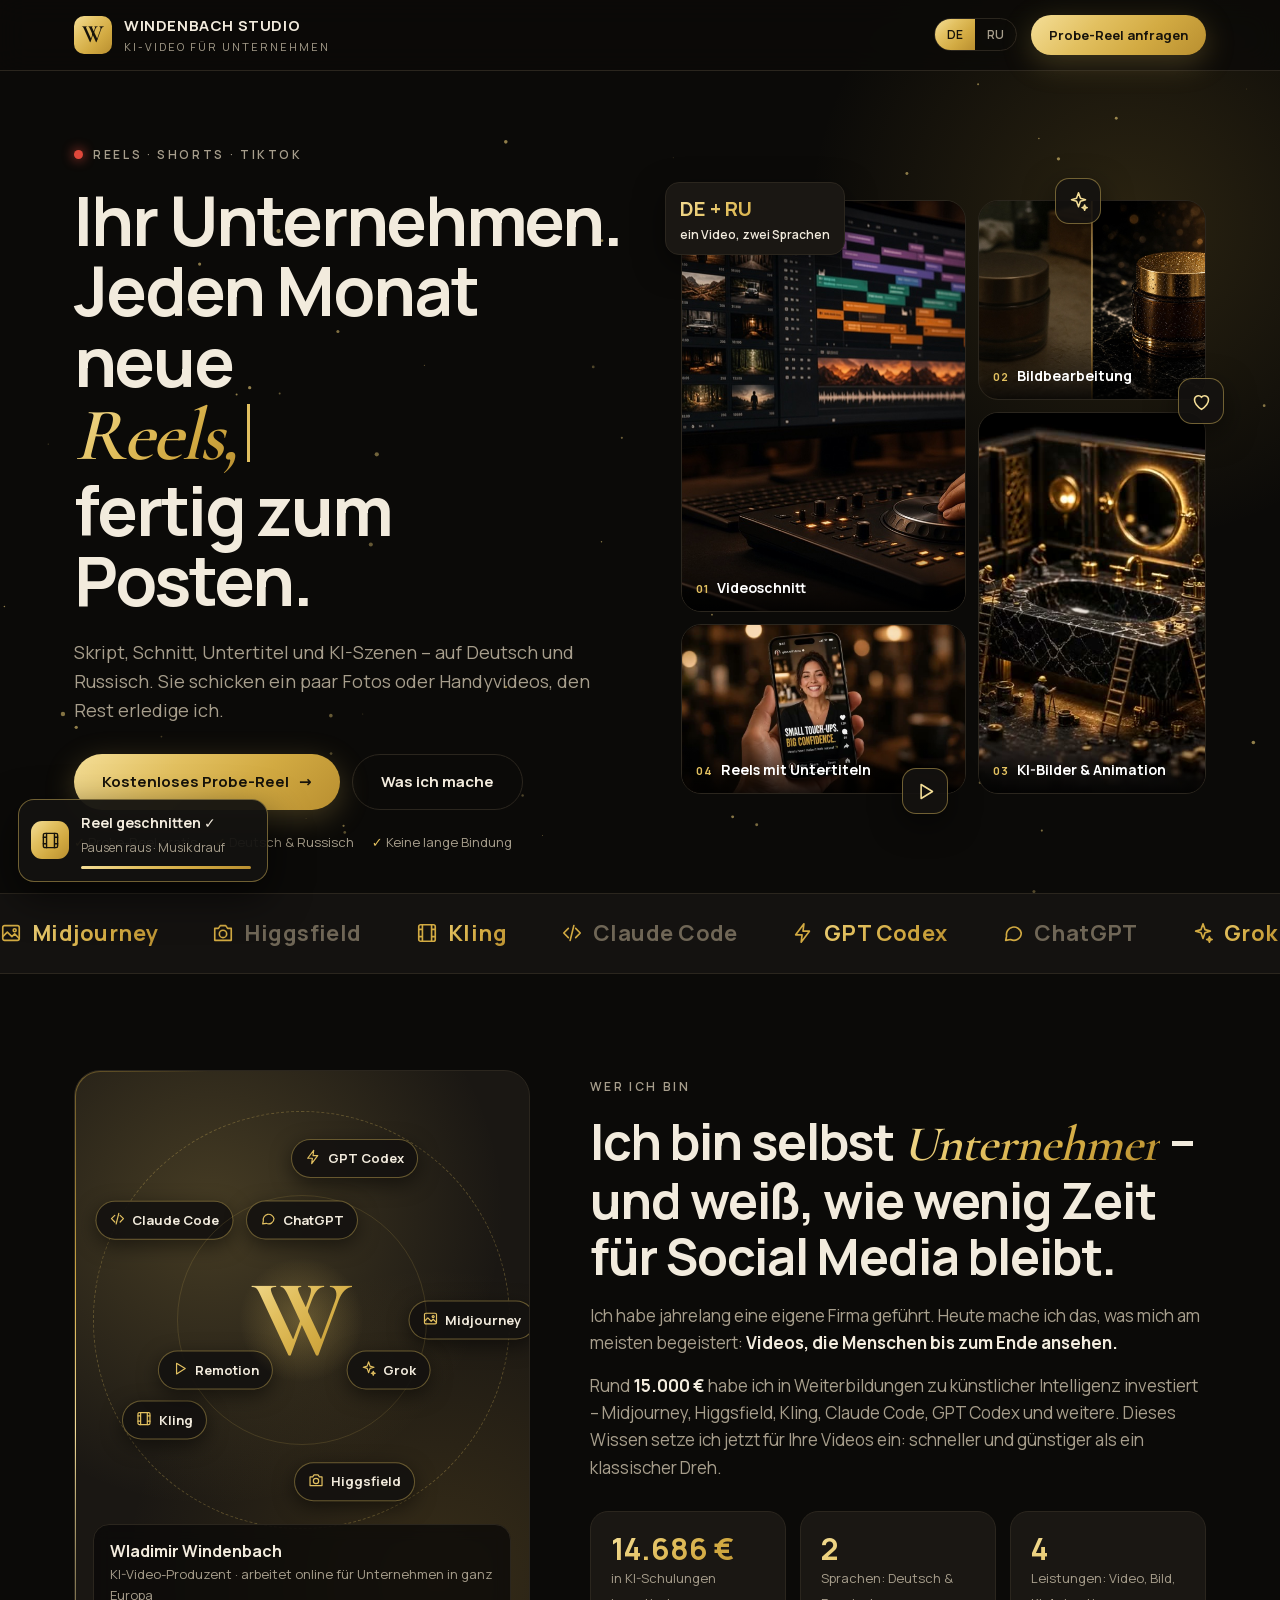
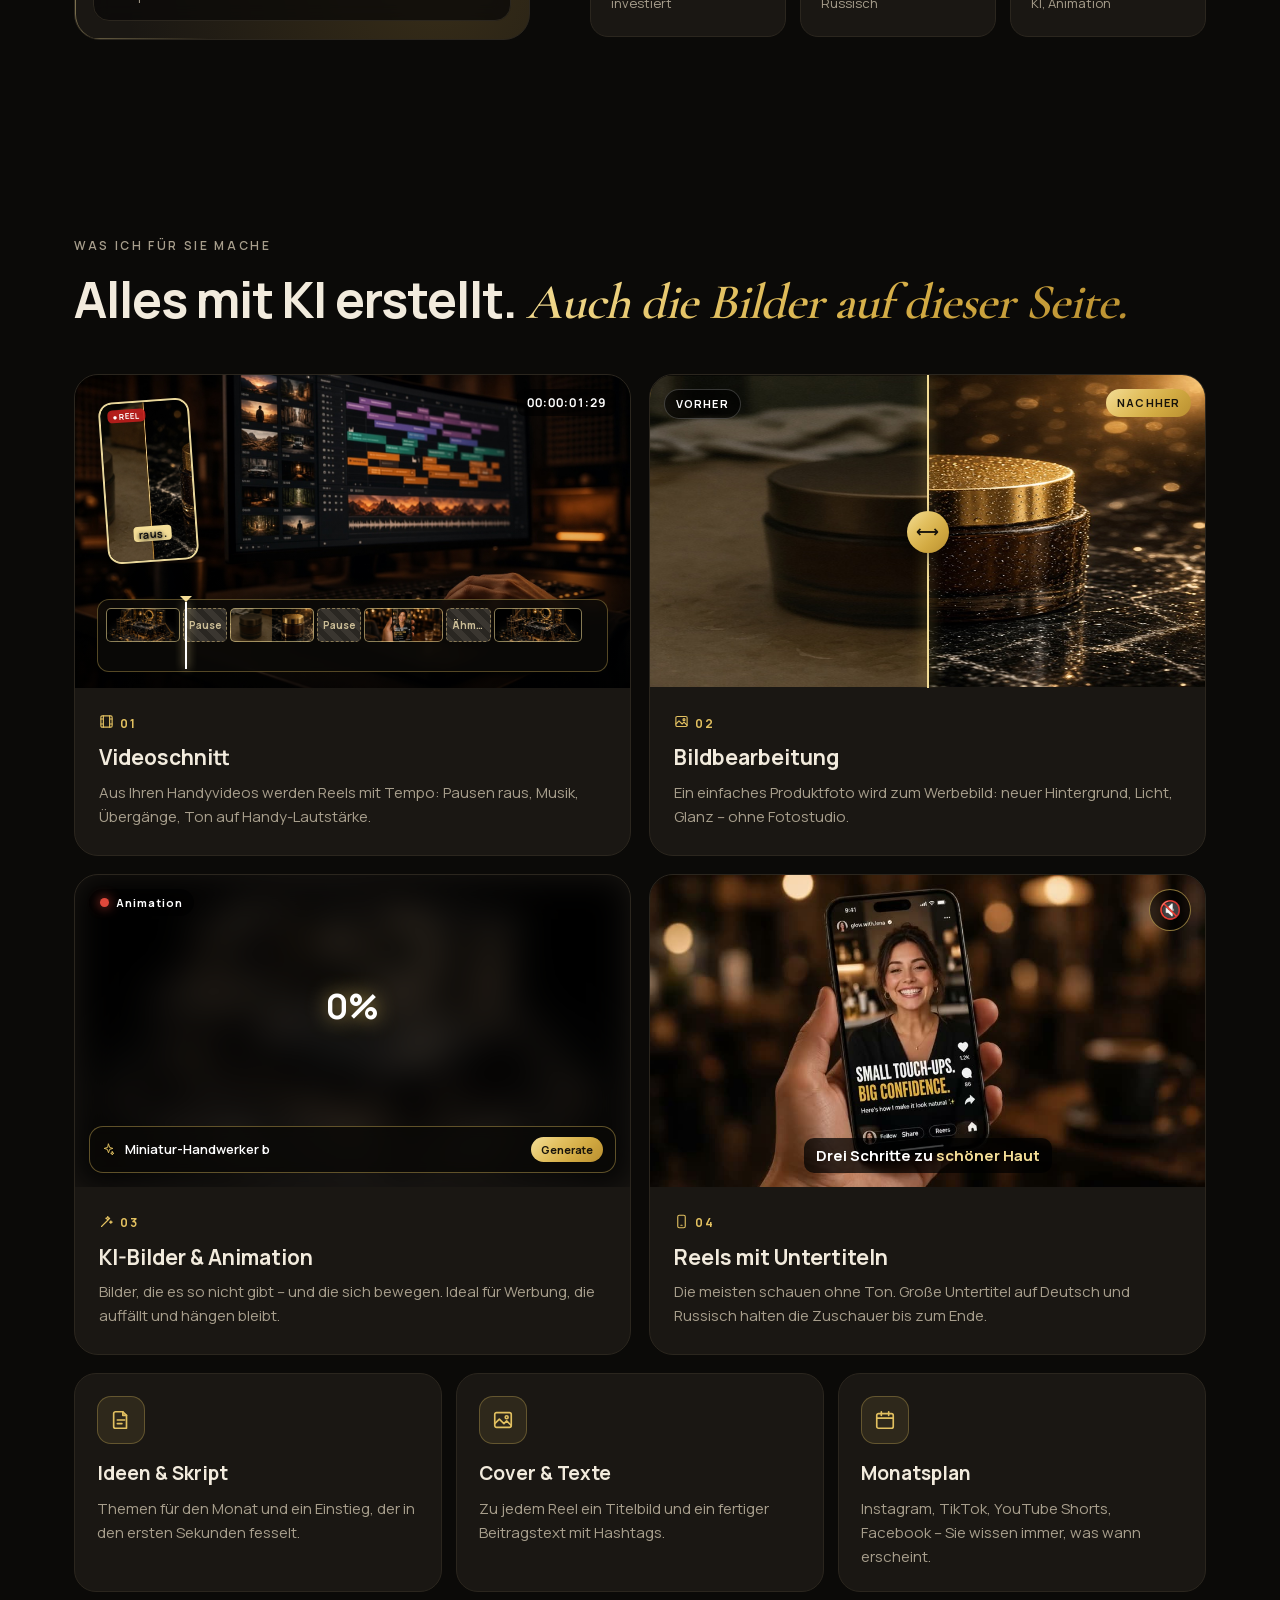
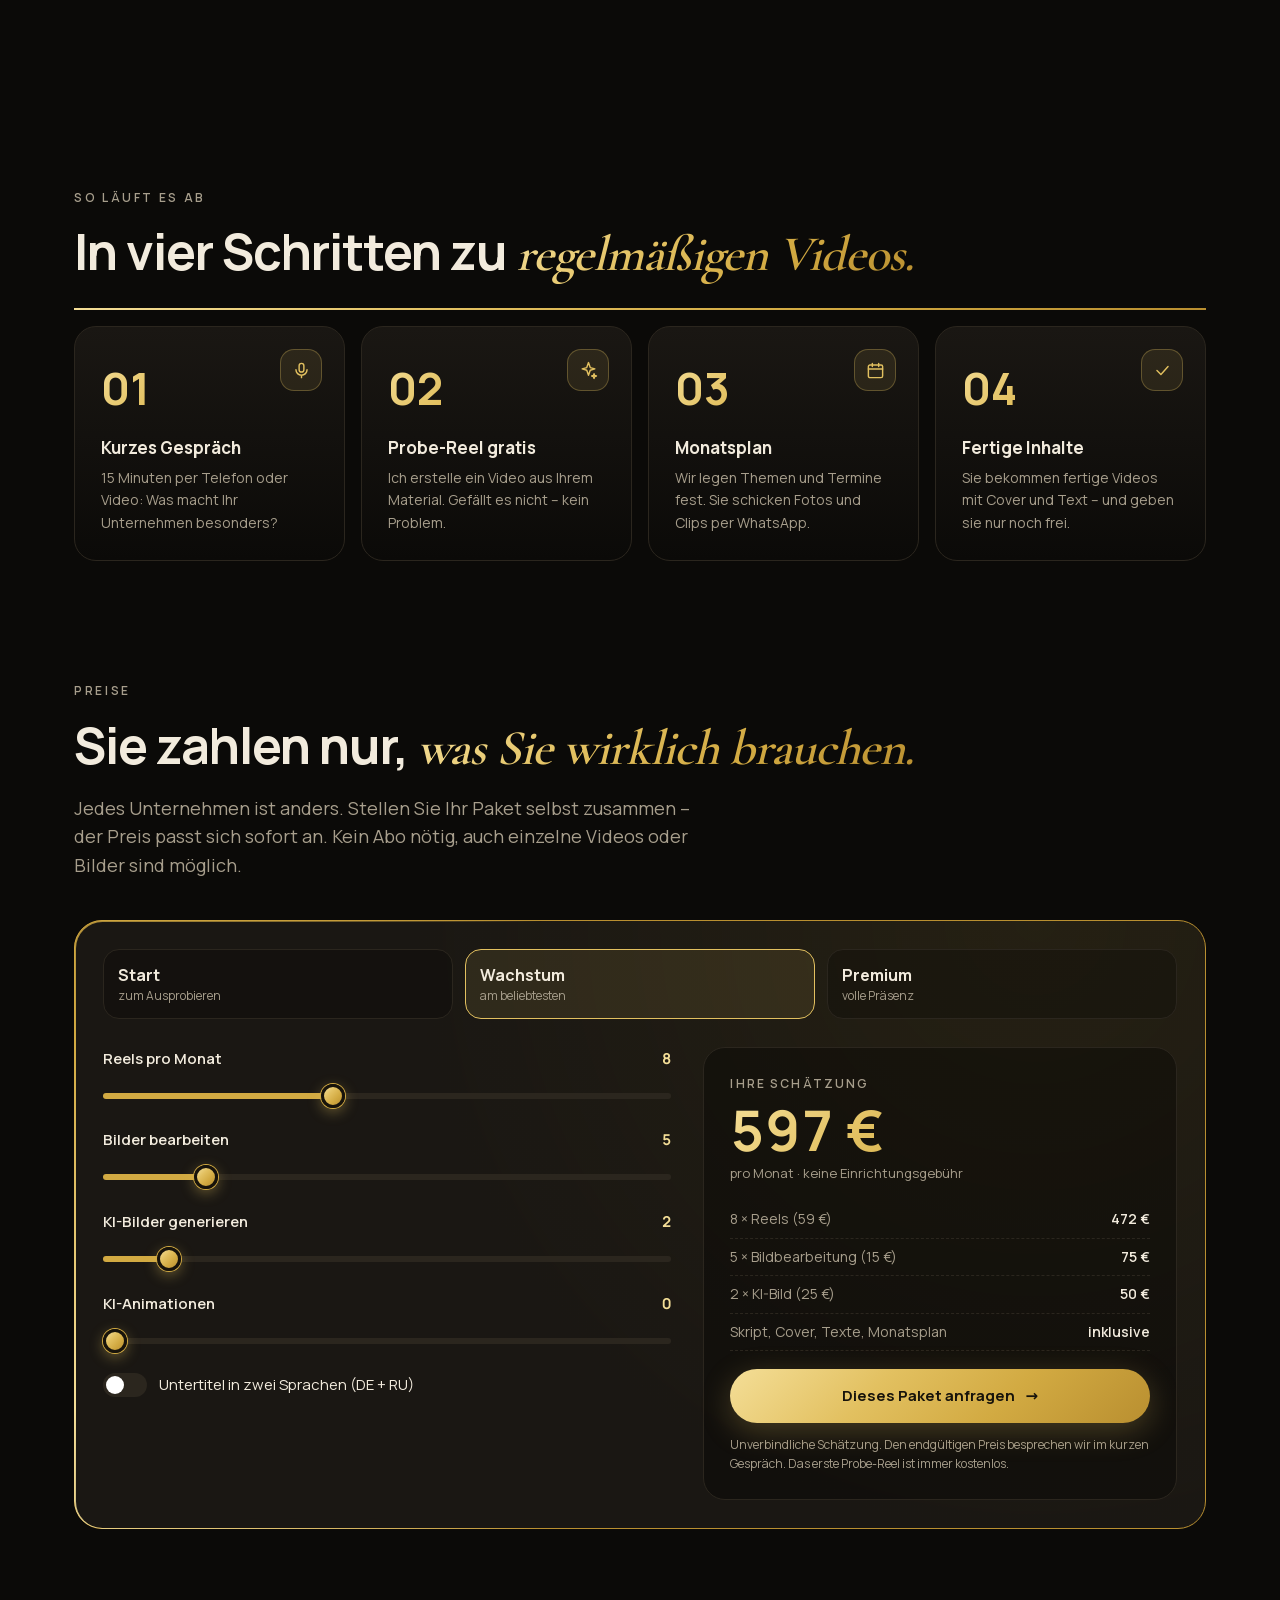
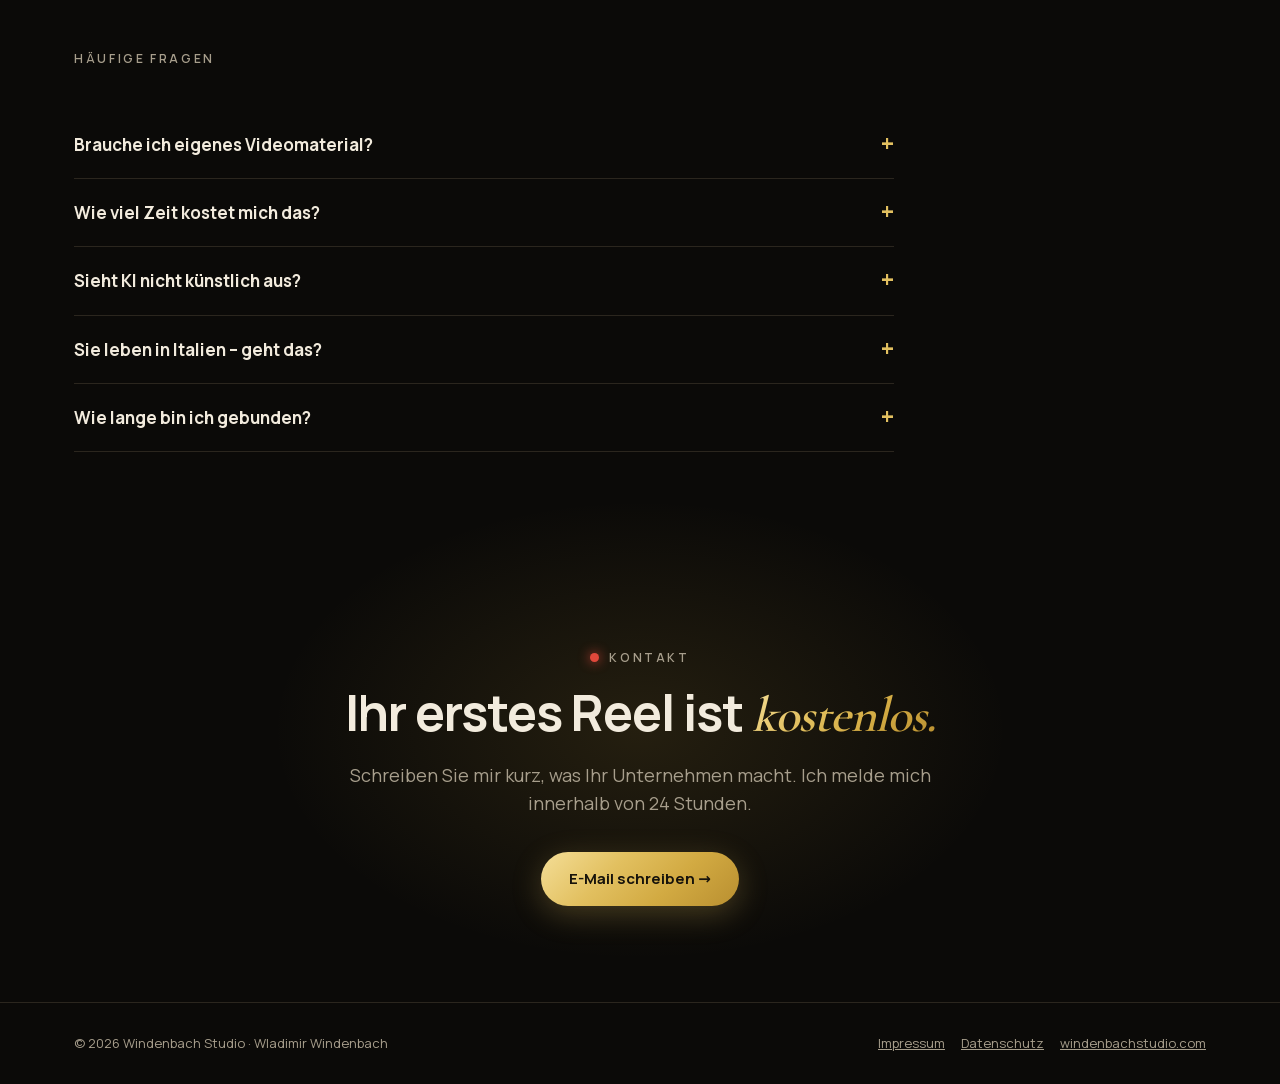
<file: index.html>
<!doctype html>
<html lang="de">
<head>
<meta charset="utf-8">
<meta name="viewport" content="width=device-width, initial-scale=1">
<title>Windenbach Studio – Reels für Unternehmen</title>
<meta name="description" content="Fertige Reels für Ihr Unternehmen: Skript, Schnitt, Untertitel und KI-Szenen auf Deutsch und Russisch. Reels, Bilder und KI-Animationen – Preis nach Bedarf. Probe-Reel kostenlos.">
<link rel="icon" href="img/favicon-32.png">
<link rel="apple-touch-icon" href="img/apple-touch-icon.png">
<link rel="stylesheet" href="fonts/fonts.css">
<style>
:root{
  --bg:#0B0A08; --bg2:#141210; --card:#1A1713; --line:#2B261E;
  --text:#F2EBDD; --muted:#A79E8C;
  --g1:#F4DE97; --g2:#E2C060; --g3:#D2AA42; --g4:#B98F30;
  --gold:linear-gradient(135deg,var(--g1),var(--g2) 35%,var(--g3) 65%,var(--g4));
  --rec:#E0483B;
}
*{box-sizing:border-box;margin:0;padding:0}
html{scroll-behavior:smooth;overflow-x:clip}
.hero,.contact{overflow-x:clip}
body{background:var(--bg);color:var(--text);font-family:'Manrope',system-ui,sans-serif;line-height:1.6;-webkit-font-smoothing:antialiased;overflow-x:hidden}
html[lang=de] [data-l=ru], html[lang=ru] [data-l=de]{display:none!important}
a{color:inherit}
.wrap{max-width:1180px;margin:0 auto;padding:0 24px}
.serif{font-family:'Cormorant Garamond',serif;font-style:italic;font-weight:600}
.gold{background:var(--gold);-webkit-background-clip:text;background-clip:text;color:transparent}
.btn{display:inline-flex;align-items:center;gap:10px;padding:15px 28px;border-radius:999px;font-weight:700;text-decoration:none;font-size:15px;transition:transform .2s, box-shadow .2s;cursor:pointer;border:0}
.btn-gold{background:var(--gold);color:#17130B;box-shadow:0 8px 30px rgba(226,192,96,.25)}
.btn-gold:hover{transform:translateY(-2px);box-shadow:0 12px 40px rgba(226,192,96,.4)}
.btn-ghost{border:1px solid var(--line);color:var(--text)}
.btn-ghost:hover{border-color:var(--g3)}
.eyebrow{display:inline-flex;align-items:center;gap:10px;font-size:12px;letter-spacing:.22em;text-transform:uppercase;color:var(--muted);font-weight:600}
.rec{width:9px;height:9px;border-radius:50%;background:var(--rec);box-shadow:0 0 12px var(--rec);animation:blink 1.4s infinite}
@keyframes blink{50%{opacity:.25}}
h2{font-size:clamp(30px,4.4vw,50px);line-height:1.12;font-weight:700;letter-spacing:-.02em;margin:14px 0 18px}
section{padding:96px 0}
.lead{color:var(--muted);font-size:18px;max-width:640px}

/* header */
header{position:sticky;top:0;z-index:50;background:rgba(11,10,8,.82);backdrop-filter:blur(14px);border-bottom:1px solid var(--line)}
header .wrap{display:flex;align-items:center;justify-content:space-between;height:70px;gap:16px}
.brand{display:flex;align-items:center;gap:12px;text-decoration:none}
.brand-mark{width:38px;height:38px;border-radius:10px;background:var(--gold);display:grid;place-items:center;color:#17130B;font-family:'Cormorant Garamond',serif;font-weight:700;font-size:24px}
.brand b{display:block;font-size:15px;letter-spacing:.04em}
.brand small{display:block;font-size:11px;color:var(--muted);letter-spacing:.18em;text-transform:uppercase}
.hd-right{display:flex;align-items:center;gap:14px}
.lang{display:flex;border:1px solid var(--line);border-radius:999px;overflow:hidden}
.lang button{background:none;border:0;color:var(--muted);padding:7px 12px;font:600 12px 'Manrope';cursor:pointer}
.lang button.on{background:var(--gold);color:#17130B}
.hd-cta{padding:10px 18px;font-size:13px}

/* hero */
.hero{padding:70px 0 40px;position:relative}
.hero:before{content:"";position:absolute;inset:-200px -200px auto auto;width:700px;height:700px;background:radial-gradient(circle,rgba(210,170,66,.16),transparent 65%);pointer-events:none}
.hero-grid{display:grid;grid-template-columns:1.05fr 1fr;gap:56px;align-items:center}
.hero h1{font-size:clamp(38px,5.6vw,68px);line-height:1.04;letter-spacing:-.03em;font-weight:700;margin:18px 0 22px}
.hero h1 .serif{font-size:1.1em}
.hero p{color:var(--muted);font-size:18px;max-width:540px;margin-bottom:30px}
.hero-btns{display:flex;gap:12px;flex-wrap:wrap}
.hero-note{margin-top:22px;font-size:13px;color:var(--muted);display:flex;gap:18px;flex-wrap:wrap}
.hero-note span:before{content:"✓ ";color:var(--g2);font-weight:700}
.phones{position:relative;height:560px}
.phone{position:absolute;width:230px;aspect-ratio:9/19.5;border-radius:34px;padding:8px;background:#000;border:1px solid #3a3328;box-shadow:0 30px 80px rgba(0,0,0,.7),0 0 0 1px rgba(226,192,96,.12)}
.phone video{width:100%;height:100%;object-fit:cover;border-radius:27px;display:block;background:#111}
.phone:after{content:"";position:absolute;top:16px;left:50%;transform:translateX(-50%);width:62px;height:18px;border-radius:12px;background:#000}
.ph1{left:0;top:70px;transform:rotate(-7deg);animation:float 7s ease-in-out infinite}
.ph2{left:50%;margin-left:-115px;top:0;z-index:2;animation:float 6s ease-in-out infinite .6s}
.ph3{right:0;top:80px;transform:rotate(7deg);animation:float 8s ease-in-out infinite 1.2s}
@keyframes float{50%{translate:0 -12px}}
.mosaic{position:relative;display:grid;grid-template-columns:1.25fr 1fr;grid-template-rows:200px 200px 170px;gap:12px}
.tile{position:relative;border-radius:20px;overflow:hidden;border:1px solid var(--line);display:block;text-decoration:none;background:#000}
.tile img{width:100%;height:100%;object-fit:cover;display:block;transition:transform 1.2s ease;animation:kb 14s ease-in-out infinite alternate}
.tile:hover img{transform:scale(1.06)}
.tile span{position:absolute;left:0;right:0;bottom:0;padding:26px 14px 12px;background:linear-gradient(transparent,rgba(0,0,0,.85));display:flex;align-items:baseline;gap:8px}
.tile i{font-style:normal;font-size:11px;font-weight:700;color:var(--g2);letter-spacing:.1em}
.tile b{font-size:14px;color:#fff}
.t1{grid-column:1;grid-row:1/3}.t2{grid-column:2;grid-row:1}.t3{grid-column:2;grid-row:2/4}.t4{grid-column:1;grid-row:3}
.t2 img{animation-delay:-4s}.t3 img{animation-delay:-8s}.t4 img{animation-delay:-2s;object-position:60% 40%}
@keyframes kb{from{scale:1}to{scale:1.07}}
.mosaic .tag1{left:-16px;top:-18px;bottom:auto}
.tag{position:absolute;z-index:3;background:var(--card);border:1px solid var(--line);border-radius:14px;padding:10px 14px;font-size:12px;font-weight:600;box-shadow:0 10px 30px rgba(0,0,0,.5)}
.tag b{display:block;font-size:20px}
.tag1{left:-10px;bottom:40px}
.tag2{right:-6px;top:20px}

/* marquee */
.marquee{border-top:1px solid var(--line);border-bottom:1px solid var(--line);overflow:hidden;padding:22px 0;background:var(--bg2)}
.track{display:flex;gap:54px;width:max-content;animation:run 32s linear infinite}
.track span{font-size:22px;font-weight:700;color:#6f6656;white-space:nowrap;letter-spacing:.02em}
.track span.g{color:transparent;background:var(--gold);-webkit-background-clip:text;background-clip:text}
@keyframes run{to{transform:translateX(-50%)}}

/* about */
.about-grid{display:grid;grid-template-columns:.85fr 1.15fr;gap:60px;align-items:center}
.about-photo{position:relative;border-radius:26px;overflow:hidden;aspect-ratio:4/5;border:1px solid var(--line)}
.about-photo img{width:100%;height:100%;object-fit:cover;display:block}
.about-photo .badge{position:absolute;left:18px;bottom:18px;right:18px;background:rgba(11,10,8,.78);backdrop-filter:blur(8px);border:1px solid var(--line);border-radius:16px;padding:14px 16px;font-size:13px;color:var(--muted)}
.about-photo .badge b{color:var(--text);font-size:16px;display:block}
.about-card{background:radial-gradient(circle at 30% 25%,rgba(226,192,96,.22),transparent 55%),radial-gradient(circle at 80% 90%,rgba(185,143,48,.18),transparent 50%),var(--card);display:flex;flex-direction:column;align-items:center;justify-content:center;gap:26px;padding:30px 30px 110px}
.big-w{font-family:'Cormorant Garamond',serif;font-weight:700;font-size:170px;line-height:1;background:var(--gold);-webkit-background-clip:text;background-clip:text;color:transparent;filter:drop-shadow(0 10px 40px rgba(226,192,96,.3))}
.tool-cloud{display:flex;flex-wrap:wrap;justify-content:center;gap:8px;max-width:340px}
.tool-cloud i{font-style:normal;font-size:13px;font-weight:600;padding:6px 12px;border-radius:999px;border:1px solid rgba(226,192,96,.3);color:var(--text);background:rgba(0,0,0,.25)}
.about p{color:var(--muted);font-size:17px;margin-bottom:16px}
.about p strong{color:var(--text)}
.stats{display:grid;grid-template-columns:repeat(3,1fr);gap:14px;margin-top:30px}
.stat{background:var(--card);border:1px solid var(--line);border-radius:18px;padding:20px}
.stat b{display:block;font-size:30px;font-weight:700;line-height:1.1}
.stat span{font-size:13px;color:var(--muted)}
.tools{display:flex;flex-wrap:wrap;gap:8px;margin-top:22px}
.tools i{font-style:normal;font-size:13px;border:1px solid var(--line);border-radius:999px;padding:6px 13px;color:var(--text)}

/* services */
.cards{display:grid;grid-template-columns:repeat(3,1fr);gap:16px;margin-top:44px}
.card{background:var(--card);border:1px solid var(--line);border-radius:22px;padding:28px;transition:border-color .25s, transform .25s}
.card:hover{border-color:var(--g4);transform:translateY(-4px)}
.ico{width:46px;height:46px;border-radius:13px;display:grid;place-items:center;background:rgba(226,192,96,.1);border:1px solid rgba(226,192,96,.25);margin-bottom:18px}
.ico svg{width:22px;height:22px;stroke:var(--g2);fill:none;stroke-width:1.8;stroke-linecap:round;stroke-linejoin:round}
.card h3{font-size:19px;margin-bottom:8px}
.card p{color:var(--muted);font-size:15px}

/* work */
.work{background:var(--bg2);border-top:1px solid var(--line);border-bottom:1px solid var(--line)}
.reels{display:grid;grid-template-columns:repeat(3,1fr);gap:22px;margin-top:44px}
.reel{background:var(--card);border:1px solid var(--line);border-radius:24px;padding:12px;}
.reel .vid{position:relative;border-radius:16px;overflow:hidden;aspect-ratio:9/16;background:#000;cursor:pointer}
.reel video{width:100%;height:100%;object-fit:cover;display:block}
.reel .snd{position:absolute;right:12px;bottom:12px;background:rgba(0,0,0,.6);border:1px solid rgba(255,255,255,.2);color:#fff;border-radius:999px;padding:7px 12px;font:600 12px 'Manrope'}
.reel h4{font-size:16px;margin:14px 6px 4px}
.reel p{font-size:13px;color:var(--muted);margin:0 6px 6px}

/* steps */
.steps{display:grid;grid-template-columns:repeat(4,1fr);gap:16px;margin-top:44px;counter-reset:s}
.step{position:relative;padding:26px;border-radius:22px;border:1px solid var(--line);background:linear-gradient(180deg,var(--card),transparent)}
.step:before{counter-increment:s;content:"0" counter(s);font-size:44px;font-weight:700;display:block;margin-bottom:10px;background:var(--gold);-webkit-background-clip:text;background-clip:text;color:transparent}
.step h3{font-size:17px;margin-bottom:6px}
.step p{font-size:14px;color:var(--muted)}

/* pricing */
.prices{display:grid;grid-template-columns:repeat(3,1fr);gap:16px;margin-top:44px;align-items:stretch}
.price{border:1px solid var(--line);border-radius:24px;padding:32px;background:var(--card);display:flex;flex-direction:column}
.price.main{border-color:var(--g3);background:radial-gradient(circle at 50% 0,rgba(226,192,96,.14),var(--card) 60%);position:relative}
.price.main .pop{position:absolute;top:-13px;left:32px;background:var(--gold);color:#17130B;font-size:11px;font-weight:700;letter-spacing:.12em;text-transform:uppercase;padding:5px 12px;border-radius:999px}
.price h3{font-size:18px}
.price .amt{font-size:46px;font-weight:700;margin:12px 0 2px;line-height:1}
.price .per{color:var(--muted);font-size:14px;margin-bottom:20px}
.price ul{list-style:none;margin-bottom:26px;flex:1}
.price li{padding:7px 0 7px 26px;position:relative;font-size:15px;border-bottom:1px dashed var(--line)}
.price li:before{content:"";position:absolute;left:2px;top:14px;width:12px;height:7px;border-left:2px solid var(--g2);border-bottom:2px solid var(--g2);transform:rotate(-45deg)}
.price .btn{justify-content:center}

/* faq */
.faq{max-width:820px;margin-top:40px}
details{border-bottom:1px solid var(--line);padding:20px 0}
summary{cursor:pointer;font-weight:700;font-size:17px;list-style:none;display:flex;justify-content:space-between;gap:20px}
summary::-webkit-details-marker{display:none}
summary:after{content:"+";color:var(--g2);font-size:24px;line-height:1;transition:transform .25s}
details[open] summary:after{transform:rotate(45deg)}
details p{color:var(--muted);margin-top:12px}

/* contact */
.contact{text-align:center;position:relative}
.contact:before{content:"";position:absolute;left:50%;top:40%;width:800px;height:500px;transform:translate(-50%,-50%);background:radial-gradient(ellipse,rgba(210,170,66,.13),transparent 65%);pointer-events:none}
.contact .lead{margin:0 auto 34px}
.contact-btns{display:flex;gap:12px;justify-content:center;flex-wrap:wrap}
footer{border-top:1px solid var(--line);padding:30px 0;color:var(--muted);font-size:13px}
footer .wrap{display:flex;justify-content:space-between;gap:16px;flex-wrap:wrap}
footer a{color:var(--muted);margin-left:16px}

/* showcase */
.show{display:grid;grid-template-columns:repeat(2,1fr);gap:18px;margin-top:44px}
.sc{position:relative;border-radius:24px;overflow:hidden;border:1px solid var(--line);background:var(--card)}
.sc .im{aspect-ratio:16/9;overflow:hidden;position:relative}
.sc .im img{width:100%;height:100%;object-fit:cover;display:block;transition:transform 1.2s ease}
.sc:hover .im img{transform:scale(1.05)}
.sc .tx{padding:22px 24px 26px}
.sc .tx i{font-style:normal;font-size:12px;font-weight:700;letter-spacing:.14em;color:var(--g2)}
.sc h3{font-size:21px;margin:6px 0 6px}
.sc p{color:var(--muted);font-size:15px}
.ba{position:absolute;top:14px;padding:5px 11px;border-radius:999px;font-size:11px;font-weight:700;letter-spacing:.1em;text-transform:uppercase;background:rgba(0,0,0,.6);border:1px solid rgba(255,255,255,.2);color:#fff}
.ba.l{left:14px}.ba.r{right:14px;background:var(--gold);color:#17130B;border:0}
.live{position:absolute;left:14px;top:14px;display:flex;align-items:center;gap:7px;padding:5px 11px;border-radius:999px;font-size:11px;font-weight:700;letter-spacing:.1em;background:rgba(0,0,0,.6);color:#fff}
.anim img{animation:drift 9s ease-in-out infinite alternate}
@keyframes drift{0%{transform:scale(1.02) translate(0,0)}100%{transform:scale(1.14) translate(-2%,-2%)}}
.mini{display:grid;grid-template-columns:repeat(3,1fr);gap:14px;margin-top:18px}
.mini .card{padding:22px}
/* === lebendige Effekte === */
#prog{position:fixed;top:0;left:0;height:3px;width:0;background:var(--gold);z-index:60;box-shadow:0 0 12px rgba(226,192,96,.6)}
#dust{position:absolute;inset:0;width:100%;height:100%;pointer-events:none;z-index:0}
.hero .wrap{position:relative;z-index:1}
.rot{display:inline-block;position:relative;min-width:4ch}
.rot .w{display:inline-block;animation:wIn .6s cubic-bezier(.2,.8,.2,1) both}
@keyframes wIn{from{opacity:0;transform:translateY(.5em) rotateX(60deg);filter:blur(6px)}to{opacity:1;transform:none;filter:none}}
.caret{display:inline-block;width:3px;height:.85em;background:var(--g2);margin-left:4px;vertical-align:-.05em;animation:blink 1s steps(2) infinite}
.btn-gold{position:relative;overflow:hidden}
.btn-gold:after{content:"";position:absolute;top:0;left:-60%;width:40%;height:100%;background:linear-gradient(100deg,transparent,rgba(255,255,255,.55),transparent);transform:skewX(-20deg);animation:shine 4.5s ease-in-out infinite}
@keyframes shine{0%,70%{left:-60%}100%{left:130%}}
.tilt{transform-style:preserve-3d;transition:transform .25s ease}

/* Videoschnitt live: Timeline schneidet Pausen raus, Handy zeigt das Reel */
.ed{position:absolute;inset:0;pointer-events:none}
.ed:before{content:"";position:absolute;inset:0;background:linear-gradient(180deg,rgba(0,0,0,0) 45%,rgba(0,0,0,.75))}
.edtl{position:absolute;left:4%;right:4%;bottom:5%;padding:8px;border-radius:12px;background:rgba(12,10,8,.82);border:1px solid rgba(226,192,96,.35);backdrop-filter:blur(4px)}
.edrow{display:flex;gap:3px;height:34px;align-items:stretch}
.edrow.a{height:16px;margin-top:5px;position:relative}
.edrow .c{display:block;flex:0 0 var(--w);border-radius:5px;background-size:cover;background-position:center;border:1px solid rgba(244,222,151,.55);transition:flex-basis .45s ease}
.edrow .p{display:flex;align-items:center;justify-content:center;flex:0 0 9%;border-radius:5px;background:repeating-linear-gradient(45deg,#3a3630 0 6px,#2a2722 6px 12px);border:1px dashed #8a7a55;overflow:hidden;transition:flex-basis .45s ease,opacity .45s,margin .45s}
.edrow .p em{font:700 10px 'Manrope';font-style:normal;color:#cbbd96;white-space:nowrap}
.edrow .p.cut{flex-basis:0;opacity:0;border-width:0;margin:0 -1.5px}
.wave{position:absolute;inset:0;border-radius:4px;background:repeating-linear-gradient(90deg,var(--g2) 0 2px,transparent 2px 5px);-webkit-mask:linear-gradient(0deg,#000,#000);clip-path:inset(0 100% 0 0);transition:clip-path 1.6s ease;opacity:.9}
.ed.music .wave{clip-path:inset(0 0 0 0);animation:wv .5s ease-in-out infinite alternate}
@keyframes wv{from{transform:scaleY(.55)}to{transform:scaleY(1)}}
.mus{position:absolute;right:4px;top:50%;transform:translateY(-50%) scale(.6);font:700 10px 'Manrope';font-style:normal;color:#111;background:var(--g1);padding:1px 7px;border-radius:9px;opacity:0;transition:.4s}
.ed.music .mus{opacity:1;transform:translateY(-50%) scale(1)}
.edhead{position:absolute;top:2px;bottom:2px;left:8px;width:2px;background:#fff;box-shadow:0 0 10px var(--g1)}
.edhead:before{content:"";position:absolute;top:-6px;left:-5px;border:6px solid transparent;border-top-color:var(--g1)}
.edcut{position:absolute;left:50%;top:38%;transform:translate(-50%,-50%) scale(.4);font:800 15px 'Manrope';color:#111;background:linear-gradient(135deg,#F4DE97,#D2AA42);padding:9px 16px;border-radius:30px;box-shadow:0 10px 30px rgba(0,0,0,.5);opacity:0;white-space:nowrap}
.edcut.pop{animation:cutpop 1.1s cubic-bezier(.2,1.6,.4,1) forwards}
@keyframes cutpop{0%{opacity:0;transform:translate(-50%,-50%) scale(.4)}25%{opacity:1;transform:translate(-50%,-50%) scale(1.08)}75%{opacity:1;transform:translate(-50%,-60%) scale(1)}100%{opacity:0;transform:translate(-50%,-90%) scale(.95)}}
.edph{position:absolute;left:5%;top:8%;height:52%;aspect-ratio:9/16;border-radius:14px;border:2px solid #e9d79b;background:#000;overflow:hidden;box-shadow:0 14px 40px rgba(0,0,0,.6);transform:rotate(-4deg);animation:phf 4s ease-in-out infinite alternate}
@keyframes phf{to{transform:rotate(-1deg) translateY(-6px)}}
.edscr img{position:absolute;inset:0;width:100%;height:100%;object-fit:cover;opacity:0;transform:scale(1.15);transition:opacity .25s,transform 2.5s ease}
.edscr img.on{opacity:1;transform:scale(1)}
.edsub{position:absolute;left:6%;right:6%;bottom:12%;text-align:center;font:800 11px/1.2 'Manrope';color:#fff;text-shadow:0 1px 4px #000}
.edsub span{background:var(--g1);color:#111;padding:1px 5px;border-radius:4px;display:inline-block;animation:subp .35s cubic-bezier(.2,1.6,.4,1)}
@keyframes subp{from{transform:scale(.3)}}
.edrec{position:absolute;top:6px;left:7px;font:800 8px 'Manrope';color:#fff;background:rgba(200,30,30,.85);padding:1px 5px;border-radius:5px;animation:blink 1s steps(2) infinite}
@keyframes blink{50%{opacity:.45}}
@media (max-width:560px){.edrow{height:26px}.edrow .p em{font-size:8px}.edph{height:46%}.edcut{font-size:12px;padding:7px 12px}}
/* Videoschnitt: laufende Abspielmarke + Zeitcode */
.playhead{position:absolute;top:0;bottom:0;width:2px;background:var(--g1);box-shadow:0 0 14px var(--g2);left:8%;animation:ph 6s linear infinite}
.playhead:before{content:"";position:absolute;top:-1px;left:-6px;border:7px solid transparent;border-top-color:var(--g1)}
@keyframes ph{from{left:6%}to{left:94%}}
.tc{position:absolute;right:14px;top:14px;font:700 12px 'Manrope';letter-spacing:.08em;background:rgba(0,0,0,.65);color:#fff;padding:5px 10px;border-radius:8px;font-variant-numeric:tabular-nums}
/* Vorher/Nachher-Schieber */
.bas{position:relative;aspect-ratio:16/9;overflow:hidden;cursor:ew-resize;user-select:none;touch-action:pan-y}
.bas .half{position:absolute;inset:0;background-image:url(gen/bild.jpg);background-size:200% 100%;background-repeat:no-repeat}
.bas .after{background-position:100% 0}
.bas .before{background-position:0 0;clip-path:inset(0 calc(100% - var(--x,50%)) 0 0)}
.bas .knob{position:absolute;top:0;bottom:0;left:var(--x,50%);width:2px;background:var(--g1);transform:translateX(-1px);box-shadow:0 0 14px var(--g2)}
.bas .knob:after{content:"⟷";position:absolute;top:50%;left:50%;transform:translate(-50%,-50%);width:42px;height:42px;border-radius:50%;background:var(--gold);color:#17130B;display:grid;place-items:center;font-weight:700;box-shadow:0 6px 20px rgba(0,0,0,.5)}
.bas.hint .knob{animation:hint 2.4s ease-in-out 2}
@keyframes hint{50%{left:30%}}
/* Reels: Untertitel tippen */
.subs{position:absolute;left:14px;bottom:14px;right:14px;display:flex;justify-content:center}
.subs span{background:rgba(0,0,0,.72);color:#fff;font:800 15px 'Manrope';padding:7px 12px;border-radius:10px;min-height:1.6em}
.subs b{color:var(--g1)}
/* KI-Karte: Funken */
.spark{position:absolute;width:4px;height:4px;border-radius:50%;background:var(--g1);box-shadow:0 0 10px var(--g2);animation:up 3.5s linear infinite;opacity:0}
@keyframes up{0%{opacity:0;transform:translateY(0)}15%{opacity:1}100%{opacity:0;transform:translateY(-140px)}}
/* Schritte: wachsende Linie */
.steps{position:relative}
.steps:before{content:"";position:absolute;left:0;right:0;top:-18px;height:2px;background:var(--line)}
.steps:after{content:"";position:absolute;left:0;top:-18px;height:2px;width:0;background:var(--gold);transition:width 2.2s ease}
.steps.go:after{width:100%}
/* Preisrechner */
.calc{margin-top:40px;border:1px solid var(--g4);border-radius:28px;padding:28px;background:radial-gradient(circle at 85% 0,rgba(226,192,96,.12),var(--card) 55%)}
.presets{display:grid;grid-template-columns:repeat(3,1fr);gap:12px;margin-bottom:28px}
.presets button{background:rgba(0,0,0,.25);border:1px solid var(--line);color:var(--text);border-radius:16px;padding:14px;text-align:left;cursor:pointer;font-family:'Manrope';transition:border-color .2s,transform .2s}
.presets button b{display:block;font-size:16px}
.presets button span{font-size:12px;color:var(--muted)}
.presets button:hover{transform:translateY(-2px)}
.presets button.on{border-color:var(--g2);background:rgba(226,192,96,.1)}
.calc-grid{display:grid;grid-template-columns:1.2fr 1fr;gap:32px}
.sl{display:block;margin-bottom:22px}
.sl-top{display:flex;justify-content:space-between;gap:10px;font-weight:600;font-size:15px;margin-bottom:10px}
.sl-top output{font-weight:700;color:var(--g1);font-variant-numeric:tabular-nums}
input[type=range]{-webkit-appearance:none;appearance:none;width:100%;height:6px;border-radius:6px;background:linear-gradient(90deg,var(--g3) var(--p,0%),var(--line) var(--p,0%));outline:none}
input[type=range]::-webkit-slider-thumb{-webkit-appearance:none;width:24px;height:24px;border-radius:50%;background:var(--gold);border:3px solid #17130B;box-shadow:0 0 0 1px var(--g3),0 4px 14px rgba(226,192,96,.4);cursor:pointer}
input[type=range]::-moz-range-thumb{width:20px;height:20px;border-radius:50%;background:var(--g2);border:3px solid #17130B;cursor:pointer}
.tg{display:flex;align-items:center;gap:12px;cursor:pointer;font-size:15px}
.tg input{display:none}
.tg i{width:44px;height:24px;border-radius:999px;background:var(--line);position:relative;transition:background .2s;flex:none}
.tg i:after{content:"";position:absolute;top:3px;left:3px;width:18px;height:18px;border-radius:50%;background:#fff;transition:transform .2s}
.tg input:checked+i{background:var(--g3)}
.tg input:checked+i:after{transform:translateX(20px)}
.total{background:rgba(0,0,0,.35);border:1px solid var(--line);border-radius:22px;padding:26px;display:flex;flex-direction:column}
.t-lab{font-size:12px;letter-spacing:.18em;text-transform:uppercase;color:var(--muted);font-weight:600}
.t-amt{font-size:56px;font-weight:700;line-height:1.1;margin:6px 0 2px;background:var(--gold);-webkit-background-clip:text;background-clip:text;color:transparent;font-variant-numeric:tabular-nums}
.t-per{font-size:13px;color:var(--muted)}
#lines{list-style:none;margin:18px 0;flex:1;font-size:14px}
#lines li{display:flex;justify-content:space-between;padding:7px 0;border-bottom:1px dashed var(--line);color:var(--muted)}
#lines li b{color:var(--text);font-weight:600}
.total .btn{justify-content:center;margin-bottom:12px}
.total small{font-size:12px;color:var(--muted)}
@media (max-width:960px){.calc-grid{grid-template-columns:1fr}.presets{grid-template-columns:1fr 1fr 1fr}}
@media (max-width:560px){.calc{padding:18px}.presets button{padding:10px}.presets button span{display:none}.t-amt{font-size:44px}}

/* === Energie 2 === */
.rot .w{background:var(--gold);-webkit-background-clip:text;background-clip:text;color:transparent;padding-right:.08em}
svg.ic{width:1em;height:1em;stroke:currentColor;fill:none;stroke-width:1.8;stroke-linecap:round;stroke-linejoin:round;vertical-align:-.12em}
@property --ang{syntax:'<angle>';inherits:false;initial-value:0deg}
.glow{position:relative;isolation:isolate}
.glow:before{content:"";position:absolute;inset:-1px;border-radius:inherit;padding:1.5px;background:conic-gradient(from var(--ang),transparent 0 55%,var(--g1) 70%,var(--g3) 80%,transparent 95%);-webkit-mask:linear-gradient(#000 0 0) content-box,linear-gradient(#000 0 0);-webkit-mask-composite:xor;mask-composite:exclude;animation:ang 5s linear infinite;z-index:2;pointer-events:none}
@keyframes ang{to{--ang:360deg}}
/* Orbit */
.about-card{padding:0!important;justify-content:center}
.orbit{position:relative;width:min(92%,420px);aspect-ratio:1;margin:0 auto 70px}
.orbit .ring{position:absolute;inset:0;border-radius:50%;border:1px dashed rgba(226,192,96,.28);animation:spin 36s linear infinite}
.orbit .r2{inset:20%;animation-duration:24s;animation-direction:reverse;border-style:solid;border-color:rgba(226,192,96,.15)}
.orbit .ring>span{position:absolute;left:50%;top:50%;transform:rotate(var(--a)) translateX(var(--r)) rotate(calc(-1*var(--a)))}
.orbit .ring>span>b{display:flex;align-items:center;gap:7px;transform:translate(-50%,-50%);white-space:nowrap;font-size:13px;font-weight:700;padding:8px 13px;border-radius:999px;background:rgba(20,18,16,.92);border:1px solid rgba(226,192,96,.4);color:var(--text);box-shadow:0 6px 20px rgba(0,0,0,.5);animation:spin 36s linear infinite reverse}
.orbit .r2>span>b{animation-duration:24s;animation-direction:normal}
.orbit .ring>span>b .ic{color:var(--g2);font-size:16px}
.orbit .r1>span{--r:calc(min(36vw,170px))}
.orbit .r2>span{--r:calc(min(21vw,100px))}
.core{position:absolute;inset:35%;border-radius:50%;display:grid;place-items:center;background:radial-gradient(circle,rgba(226,192,96,.3),transparent 70%);animation:pulse 3s ease-in-out infinite}
.core span{font-family:'Cormorant Garamond',serif;font-weight:700;font-size:clamp(70px,11vw,110px);line-height:1;background:var(--gold);-webkit-background-clip:text;background-clip:text;color:transparent}
@keyframes spin{to{rotate:360deg}}
@keyframes pulse{50%{transform:scale(1.08);filter:drop-shadow(0 0 30px rgba(226,192,96,.5))}}
/* Reaktionen steigen auf */
.react{position:absolute;z-index:4;pointer-events:none;color:var(--g1);font-size:22px;filter:drop-shadow(0 0 8px rgba(226,192,96,.7));animation:rise 2.6s ease-out forwards}
.react.h{color:#E0483B;filter:drop-shadow(0 0 8px rgba(224,72,59,.7))}
@keyframes rise{0%{opacity:0;transform:translate(0,0) scale(.4)}15%{opacity:1;transform:translate(0,-20px) scale(1.15)}100%{opacity:0;transform:translate(var(--dx),-170px) scale(.8)}}
/* Icons in Karten und Schritten */
.mini .card .ico,.step .sico{width:48px;height:48px;border-radius:14px;display:grid;place-items:center;background:rgba(226,192,96,.1);border:1px solid rgba(226,192,96,.3);margin-bottom:14px;color:var(--g2);font-size:22px;animation:bob 3.2s ease-in-out infinite}
.mini .card:nth-child(2) .ico{animation-delay:-1s}.mini .card:nth-child(3) .ico{animation-delay:-2s}
@keyframes bob{50%{transform:translateY(-6px) rotate(-4deg);box-shadow:0 10px 24px rgba(226,192,96,.25)}}
.step .sico{position:absolute;top:22px;right:22px;margin:0;width:42px;height:42px;font-size:19px}
.step:nth-child(2) .sico{animation-delay:-.8s}.step:nth-child(3) .sico{animation-delay:-1.6s}.step:nth-child(4) .sico{animation-delay:-2.4s}
.sc .tx i .ic{font-size:15px;margin-right:6px}
.track span .ic{color:var(--g3);margin-right:10px}
/* Hero: schwebende Icon-Blasen */
.bub{position:absolute;z-index:3;width:46px;height:46px;border-radius:14px;display:grid;place-items:center;background:rgba(20,18,16,.9);border:1px solid rgba(226,192,96,.45);color:var(--g1);font-size:21px;box-shadow:0 10px 30px rgba(0,0,0,.5);animation:float 5s ease-in-out infinite}
.bub.b1{right:-18px;top:30%}.bub.b2{left:42%;bottom:-20px;animation-delay:-1.5s}.bub.b3{right:20%;top:-22px;animation-delay:-3s}
@keyframes float{50%{translate:0 -12px}}
/* Maus-Leuchten */
#glowc{position:fixed;width:420px;height:420px;border-radius:50%;pointer-events:none;z-index:1;background:radial-gradient(circle,rgba(226,192,96,.09),transparent 65%);transform:translate(-50%,-50%);transition:opacity .3s;opacity:0}
/* Kontakt-Bereich: pulsierende Ringe */
.contact .wrap{position:relative}
.pulse-rings{position:absolute;left:50%;top:50%;width:10px;height:10px;transform:translate(-50%,-50%);pointer-events:none;z-index:-1}
.pulse-rings i{position:absolute;left:50%;top:50%;width:300px;height:300px;margin:-150px;border-radius:50%;border:1px solid rgba(226,192,96,.35);animation:ripple 4s ease-out infinite;opacity:0}
.pulse-rings i:nth-child(2){animation-delay:1.3s}.pulse-rings i:nth-child(3){animation-delay:2.6s}
@keyframes ripple{0%{transform:scale(.3);opacity:.8}100%{transform:scale(2.6);opacity:0}}
@media (max-width:560px){.bub{width:38px;height:38px;font-size:17px}.bub.b1{right:-6px}.orbit .ring>span>b{font-size:11px;padding:6px 10px}}

.reveal{opacity:0;transform:translateY(24px);transition:opacity .8s ease, transform .8s ease}
.reveal.in{opacity:1;transform:none}

@media (max-width:960px){
  .hero-grid,.about-grid{grid-template-columns:1fr}
  .mosaic{grid-template-rows:170px 170px 150px}
  .show,.mini,.prices{grid-template-columns:1fr}
  .steps{grid-template-columns:1fr 1fr}
  .reels{max-width:380px;margin-left:auto;margin-right:auto}
  section{padding:72px 0}
}
@media (max-width:560px){
  .wrap{padding:0 16px}
  .hd-cta{display:none}
  .brand small{display:none}
  .mosaic{grid-template-rows:130px 130px 120px;gap:8px}
  .tile b{font-size:12px}.tile span{padding:20px 10px 9px}
  .mosaic .tag1{left:-4px;top:-14px;bottom:auto}
  .big-w{font-size:120px}
  .tag{font-size:11px;padding:8px 10px}.tag b{font-size:16px}
  .steps,.stats{grid-template-columns:1fr}
  .hero{padding-top:44px}
}
@media (prefers-reduced-motion:reduce){*{animation:none!important;transition:none!important}.reveal{opacity:1;transform:none}}
/* === Pop === */
.reveal{opacity:0;transform:translateY(40px) scale(.92)!important;transition:opacity .6s ease,transform .8s cubic-bezier(.34,1.56,.64,1)!important}
.reveal.in{opacity:1;transform:none!important}
.tilt.reveal.in{transition:transform .25s ease!important}
.tile{animation:popIn .9s cubic-bezier(.34,1.56,.64,1) both}
.t1{animation-delay:.15s}.t2{animation-delay:.35s}.t3{animation-delay:.55s}.t4{animation-delay:.75s}
.bub,.tag{animation:popIn .8s cubic-bezier(.34,1.56,.64,1) 1s both, float 5s ease-in-out 1.8s infinite}
@keyframes popIn{0%{opacity:0;transform:scale(.6) translateY(30px)}100%{opacity:1;transform:none}}
.btn:hover{animation:wig .5s ease}
@keyframes wig{25%{transform:rotate(-2deg) scale(1.04)}75%{transform:rotate(2deg) scale(1.04)}}
/* Toasts */
#toasts{position:fixed;left:18px;bottom:18px;z-index:70;display:flex;flex-direction:column;gap:10px;pointer-events:none}
.toast{display:flex;align-items:center;gap:12px;background:rgba(20,18,16,.95);border:1px solid rgba(226,192,96,.45);border-radius:16px;padding:12px 16px 12px 12px;box-shadow:0 14px 40px rgba(0,0,0,.6);min-width:250px;animation:tIn .6s cubic-bezier(.34,1.56,.64,1) both}
.toast.out{animation:tOut .5s ease forwards}
.toast .ti{width:38px;height:38px;border-radius:11px;display:grid;place-items:center;background:var(--gold);color:#17130B;font-size:19px;flex:none}
.toast b{display:block;font-size:14px}.toast small{font-size:12px;color:var(--muted)}
.toast .bar{height:3px;border-radius:3px;background:var(--line);margin-top:6px;overflow:hidden}
.toast .bar i{display:block;height:100%;width:0;background:var(--gold);animation:load 1.6s ease forwards}
@keyframes load{to{width:100%}}
@keyframes tIn{from{opacity:0;transform:translateX(-120%) scale(.8)}to{opacity:1;transform:none}}
@keyframes tOut{to{opacity:0;transform:translateY(20px) scale(.9)}}
/* Live-KI-Demo */
.gen-ui{position:absolute;left:14px;right:14px;bottom:14px;z-index:3;background:rgba(10,9,7,.82);backdrop-filter:blur(6px);border:1px solid rgba(226,192,96,.4);border-radius:14px;padding:10px 12px;font:600 13px 'Manrope';color:#fff;display:flex;align-items:center;gap:10px}
.gen-ui .ic{color:var(--g2);flex:none}
.gen-ui .pt{flex:1;white-space:nowrap;overflow:hidden;text-overflow:ellipsis}
.gen-ui .go{flex:none;font-size:11px;font-weight:700;padding:5px 10px;border-radius:999px;background:var(--gold);color:#17130B}
.anim .im img{transition:filter 1.4s ease,transform 1.4s ease}
.anim .im.gen img{filter:blur(18px) brightness(.5) saturate(.4)}
.anim .im .pct{position:absolute;left:50%;top:42%;transform:translate(-50%,-50%);z-index:3;font:800 34px 'Manrope';color:#fff;text-shadow:0 0 20px rgba(226,192,96,.8);opacity:0;transition:opacity .3s}
.anim .im.gen .pct{opacity:1}
@media (max-width:560px){#toasts{left:auto;right:10px;bottom:10px}.toast{min-width:0;padding:8px 12px 8px 8px;gap:8px}.toast .ti{width:30px;height:30px;font-size:15px}.toast small,.toast .bar{display:none}.toast b{font-size:12px}.about-photo.about-card{aspect-ratio:auto;padding:34px 0 120px!important}.orbit{margin-bottom:0;width:78%}.orbit .r1>span{--r:31vw}.orbit .r2>span{--r:19vw}.core span{font-size:60px}}

.tile video{width:100%;height:100%;object-fit:cover;display:block}
.t4 video{object-position:50% 40%}
.sc .im video.talkv{width:100%;height:100%;object-fit:cover;display:block}
.sndb{position:absolute;right:14px;top:14px;z-index:4;width:42px;height:42px;border-radius:50%;border:1px solid rgba(226,192,96,.6);background:rgba(0,0,0,.65);color:#fff;font-size:18px;cursor:pointer;animation:pulse 2.4s ease-in-out infinite}
.miniv{position:absolute;inset:0;width:100%;height:100%;object-fit:cover;opacity:0;transition:opacity .8s;z-index:1}
.anim .im.play .miniv{opacity:1}
.anim .im .gen-ui,.anim .im .live,.anim .im .pct{z-index:3}
</style>
</head>
<body>

<header>
  <div class="wrap">
    <a class="brand" href="#top">
      <span class="brand-mark">W</span>
      <span><b>WINDENBACH STUDIO</b><small><span data-l="de">KI-Video für Unternehmen</span><span data-l="ru">ИИ-видео для бизнеса</span></small></span>
    </a>
    <div class="hd-right">
      <div class="lang"><button data-set="de">DE</button><button data-set="ru">RU</button></div>
      <a class="btn btn-gold hd-cta" href="#kontakt"><span data-l="de">Probe-Reel anfragen</span><span data-l="ru">Пробный ролик</span></a>
    </div>
  </div>
</header>

<main id="top">
<!-- HERO -->
<section class="hero">
  <div class="wrap hero-grid">
    <div>
      <span class="eyebrow"><i class="rec"></i><span data-l="de">Reels · Shorts · TikTok</span><span data-l="ru">Reels · Shorts · TikTok</span></span>
      <h1 data-l="de">Ihr Unternehmen.<br>Jeden Monat neue<br><span class="serif gold rot" data-words="Reels,|Bilder,|Animationen,|Werbevideos,">Reels,</span><span class="caret"></span><br>fertig zum Posten.</h1>
      <h1 data-l="ru">Ваш бизнес.<br>Каждый месяц новые<br><span class="serif gold rot" data-words="Reels,|картинки,|анимации,|рекламные видео,">Reels,</span><span class="caret"></span><br>готовые к публикации.</h1>
      <p data-l="de">Skript, Schnitt, Untertitel und KI-Szenen – auf Deutsch und Russisch. Sie schicken ein paar Fotos oder Handyvideos, den Rest erledige ich.</p>
      <p data-l="ru">Сценарий, монтаж, субтитры и ИИ-сцены — на немецком и русском. Вы присылаете пару фото или видео с телефона, остальное делаю я.</p>
      <div class="hero-btns">
        <a class="btn btn-gold" href="#kontakt"><span data-l="de">Kostenloses Probe-Reel</span><span data-l="ru">Бесплатный пробный ролик</span> →</a>
        <a class="btn btn-ghost" href="#leistungen"><span data-l="de">Was ich mache</span><span data-l="ru">Что я делаю</span></a>
      </div>
      <div class="hero-note">
        <span data-l="de">Probe-Reel gratis</span><span data-l="ru">Пробный ролик бесплатно</span>
        <span data-l="de">Deutsch &amp; Russisch</span><span data-l="ru">Немецкий и русский</span>
        <span data-l="de">Keine lange Bindung</span><span data-l="ru">Без долгих договоров</span>
      </div>
    </div>
    <div class="mosaic">
      <a href="#leistungen" class="tile t1"><img src="gen/schnitt.jpg" alt=""><span><i>01</i><b data-l="de">Videoschnitt</b><b data-l="ru">Монтаж видео</b></span></a>
      <a href="#leistungen" class="tile t2"><img src="gen/bild.jpg" alt=""><span><i>02</i><b data-l="de">Bildbearbeitung</b><b data-l="ru">Обработка фото</b></span></a>
      <a href="#leistungen" class="tile t3"><video src="gen/mini.mp4" poster="gen/mini.jpg" muted loop playsinline autoplay preload="auto"></video><span><i>03</i><b data-l="de">KI-Bilder &amp; Animation</b><b data-l="ru">ИИ-картинки и анимация</b></span></a>
      <a href="#leistungen" class="tile t4"><video src="gen/talk.mp4" poster="gen/talk.jpg" muted loop playsinline autoplay preload="auto"></video><span><i>04</i><b data-l="de">Reels mit Untertiteln</b><b data-l="ru">Reels с субтитрами</b></span></a>
      <span class="bub b1" data-ic="heart"></span><span class="bub b2" data-ic="play"></span><span class="bub b3" data-ic="spark"></span>
      <div class="tag tag1"><b class="gold">DE + RU</b><span data-l="de">ein Video, zwei Sprachen</span><span data-l="ru">одно видео, два языка</span></div>
    </div>
  </div>
</section>

<div class="marquee" aria-hidden="true"><div class="track" id="track">
  <span class="g" data-ic="img">Midjourney</span><span data-ic="cam">Higgsfield</span><span class="g" data-ic="film">Kling</span><span data-ic="code">Claude Code</span><span class="g" data-ic="bolt">GPT Codex</span><span data-ic="chat">ChatGPT</span><span class="g" data-ic="spark">Grok</span><span data-ic="play">Remotion</span><span class="g" data-ic="film">CapCut</span><span data-ic="img">Canva</span>
</div></div>

<!-- ABOUT -->
<section class="about" id="ueber-mich">
  <div class="wrap about-grid">
    <div class="about-photo about-card glow reveal">
      <div class="orbit">
        <div class="ring r1"><span style="--a:0deg"><b><i data-ic="img"></i>Midjourney</b></span><span style="--a:72deg"><b><i data-ic="cam"></i>Higgsfield</b></span><span style="--a:144deg"><b><i data-ic="film"></i>Kling</b></span><span style="--a:216deg"><b><i data-ic="code"></i>Claude Code</b></span><span style="--a:288deg"><b><i data-ic="bolt"></i>GPT Codex</b></span></div>
        <div class="ring r2"><span style="--a:30deg"><b><i data-ic="spark"></i>Grok</b></span><span style="--a:150deg"><b><i data-ic="play"></i>Remotion</b></span><span style="--a:270deg"><b><i data-ic="chat"></i>ChatGPT</b></span></div>
        <div class="core"><span>W</span></div>
      </div>
      <div class="badge"><b>Wladimir Windenbach</b><span data-l="de">KI-Video-Produzent · arbeitet online für Unternehmen in ganz Europa</span><span data-l="ru">Продюсер ИИ-видео · работаю онлайн для бизнеса по всей Европе</span></div>
    </div>
    <div class="reveal">
      <span class="eyebrow"><span data-l="de">Wer ich bin</span><span data-l="ru">Кто я</span></span>
      <h2 data-l="de">Ich bin selbst <span class="serif gold">Unternehmer</span> – und weiß, wie wenig Zeit für Social Media bleibt.</h2>
      <h2 data-l="ru">Я сам <span class="serif gold">предприниматель</span> — и знаю, как мало времени остаётся на соцсети.</h2>
      <p data-l="de">Ich habe jahrelang eine eigene Firma geführt. Heute mache ich das, was mich am meisten begeistert: <strong>Videos, die Menschen bis zum Ende ansehen.</strong></p>
      <p data-l="ru">Я много лет вёл собственную фирму. Сегодня занимаюсь тем, что увлекает меня больше всего: <strong>видео, которые досматривают до конца.</strong></p>
      <p data-l="de">Rund <strong>15.000 €</strong> habe ich in Weiterbildungen zu künstlicher Intelligenz investiert – Midjourney, Higgsfield, Kling, Claude Code, GPT Codex und weitere. Dieses Wissen setze ich jetzt für Ihre Videos ein: schneller und günstiger als ein klassischer Dreh.</p>
      <p data-l="ru">Около <strong>15 000 €</strong> я вложил в обучение искусственному интеллекту — Midjourney, Higgsfield, Kling, Claude Code, GPT Codex и другие. Теперь эти знания работают на ваши видео: быстрее и дешевле классической съёмки.</p>
      <div class="stats">
        <div class="stat"><b class="gold" data-count="15000" data-suf=" €">15.000 €</b><span data-l="de">in KI-Schulungen investiert</span><span data-l="ru">вложено в обучение ИИ</span></div>
        <div class="stat"><b class="gold" data-count="2">2</b><span data-l="de">Sprachen: Deutsch &amp; Russisch</span><span data-l="ru">языка: немецкий и русский</span></div>
        <div class="stat"><b class="gold" data-count="4">4</b><span data-l="de">Leistungen: Video, Bild, KI, Animation</span><span data-l="ru">услуги: видео, фото, ИИ, анимация</span></div>
      </div>
    </div>
  </div>
</section>

<!-- SERVICES -->
<section id="leistungen">
  <div class="wrap">
    <span class="eyebrow"><span data-l="de">Was ich für Sie mache</span><span data-l="ru">Что я для вас делаю</span></span>
    <h2 data-l="de">Alles mit KI erstellt. <span class="serif gold">Auch die Bilder auf dieser Seite.</span></h2>
    <h2 data-l="ru">Всё создано с ИИ. <span class="serif gold">Даже картинки на этой странице.</span></h2>
    <div class="show">
      <div class="sc reveal"><div class="im"><img src="gen/schnitt.jpg" alt="Videoschnitt" loading="lazy"><div class="ed"><div class="edph"><div class="edscr"><img src="gen/ki.jpg" alt=""><img src="gen/bild.jpg" alt=""><img src="gen/reels.jpg" alt=""><img src="gen/mini.jpg" alt=""></div><b class="edsub"></b><span class="edrec">● REEL</span></div><div class="edtl"><div class="edrow v"><i class="c" style="--w:15%;background-image:url(gen/ki.jpg)"></i><i class="p"><em>Pause</em></i><i class="c" style="--w:17%;background-image:url(gen/bild.jpg)"></i><i class="p"><em>Pause</em></i><i class="c" style="--w:16%;background-image:url(gen/reels.jpg)"></i><i class="p"><em>Ähm…</em></i><i class="c" style="--w:18%;background-image:url(gen/mini.jpg)"></i></div><div class="edrow a"><i class="wave"></i><em class="mus">♪ Musik</em></div><span class="edhead"></span></div><span class="edcut"></span></div><span class="tc">00:00:00:00</span></div>
        <div class="tx"><i data-ic="film">01</i><h3 data-l="de">Videoschnitt</h3><h3 data-l="ru">Монтаж видео</h3>
        <p data-l="de">Aus Ihren Handyvideos werden Reels mit Tempo: Pausen raus, Musik, Übergänge, Ton auf Handy-Lautstärke.</p>
        <p data-l="ru">Из видео с вашего телефона — динамичные Reels: без пауз, с музыкой, переходами и звуком под телефон.</p></div></div>
      <div class="sc reveal"><div class="im bas"><div class="half after"></div><div class="half before"></div><span class="knob"></span><span class="ba l" data-l="de">Vorher</span><span class="ba l" data-l="ru">До</span><span class="ba r" data-l="de">Nachher</span><span class="ba r" data-l="ru">После</span></div>
        <div class="tx"><i data-ic="img">02</i><h3 data-l="de">Bildbearbeitung</h3><h3 data-l="ru">Обработка фото</h3>
        <p data-l="de">Ein einfaches Produktfoto wird zum Werbebild: neuer Hintergrund, Licht, Glanz – ohne Fotostudio.</p>
        <p data-l="ru">Простое фото товара превращается в рекламное: новый фон, свет, блеск — без фотостудии.</p></div></div>
      <div class="sc reveal anim"><div class="im"><img src="gen/ki.jpg" alt="KI-Bild Miniaturwelt" loading="lazy"><video class="miniv" src="gen/mini.mp4" poster="gen/mini.jpg" muted playsinline preload="metadata"></video><span class="live"><i class="rec"></i><span data-l="de">Animation</span><span data-l="ru">Анимация</span></span></div>
        <div class="tx"><i data-ic="wand">03</i><h3 data-l="de">KI-Bilder &amp; Animation</h3><h3 data-l="ru">ИИ-картинки и анимация</h3>
        <p data-l="de">Bilder, die es so nicht gibt – und die sich bewegen. Ideal für Werbung, die auffällt und hängen bleibt.</p>
        <p data-l="ru">Картинки, которых не существует, — и они оживают. Идеально для рекламы, которую замечают и запоминают.</p></div></div>
      <div class="sc reveal"><div class="im"><video class="talkv" src="gen/talk.mp4" poster="gen/talk.jpg" muted loop playsinline preload="metadata"></video><button class="sndb" type="button" aria-label="Ton an/aus">🔇</button><div class="subs"><span></span></div></div>
        <div class="tx"><i data-ic="phone">04</i><h3 data-l="de">Reels mit Untertiteln</h3><h3 data-l="ru">Reels с субтитрами</h3>
        <p data-l="de">Die meisten schauen ohne Ton. Große Untertitel auf Deutsch und Russisch halten die Zuschauer bis zum Ende.</p>
        <p data-l="ru">Большинство смотрят без звука. Крупные субтитры на немецком и русском удерживают до конца.</p></div></div>
    </div>
    <div class="mini">
      <div class="card reveal"><span class="ico" data-ic="script"></span><h3 data-l="de">Ideen &amp; Skript</h3><h3 data-l="ru">Идеи и сценарий</h3><p data-l="de">Themen für den Monat und ein Einstieg, der in den ersten Sekunden fesselt.</p><p data-l="ru">Темы на месяц и начало, которое цепляет в первые секунды.</p></div>
      <div class="card reveal"><span class="ico" data-ic="img"></span><h3 data-l="de">Cover &amp; Texte</h3><h3 data-l="ru">Обложки и тексты</h3><p data-l="de">Zu jedem Reel ein Titelbild und ein fertiger Beitragstext mit Hashtags.</p><p data-l="ru">К каждому ролику — обложка и готовый текст с хэштегами.</p></div>
      <div class="card reveal"><span class="ico" data-ic="cal"></span><h3 data-l="de">Monatsplan</h3><h3 data-l="ru">План на месяц</h3><p data-l="de">Instagram, TikTok, YouTube Shorts, Facebook – Sie wissen immer, was wann erscheint.</p><p data-l="ru">Instagram, TikTok, YouTube Shorts, Facebook — вы всегда знаете, что и когда выходит.</p></div>
    </div>
  </div>
</section>

<!-- STEPS -->
<section id="ablauf">
  <div class="wrap">
    <span class="eyebrow"><span data-l="de">So läuft es ab</span><span data-l="ru">Как это работает</span></span>
    <h2 data-l="de">In vier Schritten zu <span class="serif gold">regelmäßigen Videos.</span></h2>
    <h2 data-l="ru">Четыре шага к <span class="serif gold">регулярным видео.</span></h2>
    <div class="steps">
      <div class="step reveal"><span class="sico" data-ic="mic"></span><h3 data-l="de">Kurzes Gespräch</h3><h3 data-l="ru">Короткий разговор</h3><p data-l="de">15 Minuten per Telefon oder Video: Was macht Ihr Unternehmen besonders?</p><p data-l="ru">15 минут по телефону или видео: чем особенен ваш бизнес?</p></div>
      <div class="step reveal"><span class="sico" data-ic="spark"></span><h3 data-l="de">Probe-Reel gratis</h3><h3 data-l="ru">Пробный ролик бесплатно</h3><p data-l="de">Ich erstelle ein Video aus Ihrem Material. Gefällt es nicht – kein Problem.</p><p data-l="ru">Делаю один ролик из вашего материала. Не понравится — ничего страшного.</p></div>
      <div class="step reveal"><span class="sico" data-ic="cal"></span><h3 data-l="de">Monatsplan</h3><h3 data-l="ru">План на месяц</h3><p data-l="de">Wir legen Themen und Termine fest. Sie schicken Fotos und Clips per WhatsApp.</p><p data-l="ru">Определяем темы и даты. Вы присылаете фото и клипы в мессенджер.</p></div>
      <div class="step reveal"><span class="sico" data-ic="check"></span><h3 data-l="de">Fertige Inhalte</h3><h3 data-l="ru">Готовый контент</h3><p data-l="de">Sie bekommen fertige Videos mit Cover und Text – und geben sie nur noch frei.</p><p data-l="ru">Вы получаете готовые ролики с обложкой и текстом — остаётся только одобрить.</p></div>
    </div>
  </div>
</section>

<!-- PRICES -->
<section id="preise" style="padding-top:20px">
  <div class="wrap">
    <span class="eyebrow"><span data-l="de">Preise</span><span data-l="ru">Цены</span></span>
    <h2 data-l="de">Sie zahlen nur, <span class="serif gold">was Sie wirklich brauchen.</span></h2>
    <h2 data-l="ru">Вы платите только <span class="serif gold">за то, что нужно.</span></h2>
    <p class="lead" data-l="de">Jedes Unternehmen ist anders. Stellen Sie Ihr Paket selbst zusammen – der Preis passt sich sofort an. Kein Abo nötig, auch einzelne Videos oder Bilder sind möglich.</p>
    <p class="lead" data-l="ru">Каждый бизнес разный. Соберите свой пакет — цена пересчитается сразу. Абонемент не обязателен, можно заказать и отдельные видео или картинки.</p>
    <div class="calc glow reveal">
      <div class="presets">
        <button data-p="start"><b>Start</b><span data-l="de">zum Ausprobieren</span><span data-l="ru">попробовать</span></button>
        <button data-p="grow" class="on"><b data-l="de">Wachstum</b><b data-l="ru">Рост</b><span data-l="de">am beliebtesten</span><span data-l="ru">самый популярный</span></button>
        <button data-p="pro"><b>Premium</b><span data-l="de">volle Präsenz</span><span data-l="ru">полное присутствие</span></button>
      </div>
      <div class="calc-grid">
        <div class="sliders">
          <label class="sl"><span class="sl-top"><span data-l="de">Reels pro Monat</span><span data-l="ru">Reels в месяц</span><output id="o-reels"></output></span><input type="range" id="reels" min="0" max="20" step="1"></label>
          <label class="sl"><span class="sl-top"><span data-l="de">Bilder bearbeiten</span><span data-l="ru">Обработка фото</span><output id="o-imgs"></output></span><input type="range" id="imgs" min="0" max="30" step="1"></label>
          <label class="sl"><span class="sl-top"><span data-l="de">KI-Bilder generieren</span><span data-l="ru">ИИ-картинки</span><output id="o-ai"></output></span><input type="range" id="ai" min="0" max="20" step="1"></label>
          <label class="sl"><span class="sl-top"><span data-l="de">KI-Animationen</span><span data-l="ru">ИИ-анимации</span><output id="o-anim"></output></span><input type="range" id="anim" min="0" max="10" step="1"></label>
          <label class="tg"><input type="checkbox" id="bi"><i></i><span data-l="de">Untertitel in zwei Sprachen (DE + RU)</span><span data-l="ru">Субтитры на двух языках (DE + RU)</span></label>
        </div>
        <div class="total">
          <span class="t-lab" data-l="de">Ihre Schätzung</span><span class="t-lab" data-l="ru">Ваша оценка</span>
          <div class="t-amt"><span id="sum">0</span> €</div>
          <span class="t-per" data-l="de">pro Monat · keine Einrichtungsgebühr</span><span class="t-per" data-l="ru">в месяц · без платы за подключение</span>
          <ul id="lines"></ul>
          <a class="btn btn-gold" href="#kontakt"><span data-l="de">Dieses Paket anfragen</span><span data-l="ru">Запросить этот пакет</span> →</a>
          <small data-l="de">Unverbindliche Schätzung. Den endgültigen Preis besprechen wir im kurzen Gespräch. Das erste Probe-Reel ist immer kostenlos.</small>
          <small data-l="ru">Предварительная оценка. Точную цену обсудим в коротком разговоре. Первый пробный ролик — всегда бесплатно.</small>
        </div>
      </div>
    </div>
  </div>
</section>

<!-- FAQ -->
<section id="fragen" style="padding-top:20px">
  <div class="wrap">
    <span class="eyebrow"><span data-l="de">Häufige Fragen</span><span data-l="ru">Частые вопросы</span></span>
    <div class="faq">
      <details><summary><span data-l="de">Brauche ich eigenes Videomaterial?</span><span data-l="ru">Нужны ли мне свои видео?</span></summary>
        <p data-l="de">Ein paar Handyfotos oder kurze Clips reichen. Was fehlt, ergänze ich mit KI-Szenen und Grafiken.</p>
        <p data-l="ru">Достаточно нескольких фото или коротких видео с телефона. Чего не хватает — дополню ИИ-сценами и графикой.</p></details>
      <details><summary><span data-l="de">Wie viel Zeit kostet mich das?</span><span data-l="ru">Сколько времени это займёт у меня?</span></summary>
        <p data-l="de">Ein kurzes Gespräch zum Monatsstart, Material schicken, fertige Videos freigeben. Den Rest übernehme ich.</p>
        <p data-l="ru">Короткий разговор в начале месяца, отправить материал, одобрить готовые ролики. Остальное — на мне.</p></details>
      <details><summary><span data-l="de">Sieht KI nicht künstlich aus?</span><span data-l="ru">Не будет ли ИИ выглядеть искусственно?</span></summary>
        <p data-l="de">KI setze ich gezielt ein – als Ergänzung zu Ihren echten Bildern. Ihr Unternehmen bleibt im Mittelpunkt.</p>
        <p data-l="ru">ИИ использую точечно — как дополнение к вашим настоящим кадрам. В центре остаётся ваш бизнес.</p></details>
      <details><summary><span data-l="de">Sie leben in Italien – geht das?</span><span data-l="ru">Вы живёте в Италии — это не мешает?</span></summary>
        <p data-l="de">Ja. Alles läuft online: Material per WhatsApp oder Link, Gespräche per Telefon oder Video.</p>
        <p data-l="ru">Нет. Всё онлайн: материал через мессенджер или ссылку, разговоры по телефону или видео.</p></details>
      <details><summary><span data-l="de">Wie lange bin ich gebunden?</span><span data-l="ru">На какой срок договор?</span></summary>
        <p data-l="de">Keine lange Vertragsbindung – das Paket läuft Monat für Monat.</p>
        <p data-l="ru">Без долгих договоров — пакет продлевается месяц за месяцем.</p></details>
    </div>
  </div>
</section>

<!-- CONTACT -->
<section class="contact" id="kontakt">
  <div class="wrap"><div class="pulse-rings"><i></i><i></i><i></i></div>
    <span class="eyebrow"><i class="rec"></i><span data-l="de">Kontakt</span><span data-l="ru">Контакт</span></span>
    <h2 data-l="de">Ihr erstes Reel ist <span class="serif gold">kostenlos.</span></h2>
    <h2 data-l="ru">Ваш первый ролик — <span class="serif gold">бесплатно.</span></h2>
    <p class="lead" data-l="de">Schreiben Sie mir kurz, was Ihr Unternehmen macht. Ich melde mich innerhalb von 24 Stunden.</p>
    <p class="lead" data-l="ru">Напишите коротко, чем занимается ваш бизнес. Отвечу в течение 24 часов.</p>
    <div class="contact-btns">
      <a class="btn btn-gold" href="mailto:w.stetinger26@gmail.com?subject=Probe-Reel"><span data-l="de">E-Mail schreiben →</span><span data-l="ru">Написать на почту →</span></a>
    </div>
  </div>
</section>
</main>

<footer>
  <div class="wrap">
    <span>© 2026 Windenbach Studio · Wladimir Windenbach</span>
    <span><a href="impressum.html">Impressum</a><a href="datenschutz.html">Datenschutz</a><a href="./">windenbachstudio.com</a></span>
  </div>
</footer>

<script>
(function(){
  var root=document.documentElement;
  function setLang(l){root.lang=l;document.querySelectorAll('.lang button').forEach(function(b){b.classList.toggle('on',b.dataset.set===l)});try{localStorage.setItem('studioLang',l)}catch(e){}}
  var q=new URLSearchParams(location.search).get('lang'),saved=null;
  try{saved=localStorage.getItem('studioLang')}catch(e){}
  setLang(q==='ru'||q==='de'?q:(saved||'de'));
  document.querySelectorAll('.lang button').forEach(function(b){b.onclick=function(){setLang(b.dataset.set)}});
  // marquee doubled
  var t=document.getElementById('track');t.innerHTML+=t.innerHTML;
  // reveal
  var io=new IntersectionObserver(function(es){es.forEach(function(e){if(e.isIntersecting){e.target.classList.add('in');io.unobserve(e.target)}})},{threshold:.15});
  document.querySelectorAll('.reveal').forEach(function(el){io.observe(el)});
  // Fortschrittsbalken
  var prog=document.createElement('div');prog.id='prog';document.body.appendChild(prog);
  addEventListener('scroll',function(){var h=document.documentElement;prog.style.width=(h.scrollTop/(h.scrollHeight-h.clientHeight)*100)+'%'},{passive:true});
  var still=matchMedia('(prefers-reduced-motion: reduce)').matches;
  // Goldstaub im Hero
  (function(){var hero=document.querySelector('.hero');var c=document.createElement('canvas');c.id='dust';hero.prepend(c);var x=c.getContext('2d'),P=[],W,H,dpr=Math.min(devicePixelRatio||1,2);
    function rs(){W=hero.offsetWidth;H=hero.offsetHeight;c.width=W*dpr;c.height=H*dpr;x.setTransform(dpr,0,0,dpr,0,0)}rs();addEventListener('resize',rs);
    for(var i=0;i<(W<600?35:70);i++)P.push({x:Math.random()*W,y:Math.random()*H,r:Math.random()*1.8+.4,v:Math.random()*.35+.1,a:Math.random()*Math.PI*2});
    function f(){x.clearRect(0,0,W,H);P.forEach(function(p){p.y-=p.v;p.a+=.02;p.x+=Math.sin(p.a)*.3;if(p.y<-5){p.y=H+5;p.x=Math.random()*W}x.beginPath();x.arc(p.x,p.y,p.r,0,7);x.fillStyle='rgba(236,206,120,'+(.25+.35*Math.abs(Math.sin(p.a)))+')';x.fill()});if(!still)requestAnimationFrame(f)}f()})();
  // Wechselnde Wörter im Titel
  document.querySelectorAll('.rot').forEach(function(el){var w=el.dataset.words.split('|'),i=0;function s(){el.innerHTML='<span class="w">'+w[i]+'</span>';i=(i+1)%w.length}s();if(!still)setInterval(s,2200)});
  // Zahlen hochzählen
  var cio=new IntersectionObserver(function(es){es.forEach(function(e){if(!e.isIntersecting)return;var el=e.target,t=+el.dataset.count,suf=el.dataset.suf||'',st=performance.now();cio.unobserve(el);
    (function tk(n){var k=Math.min((n-st)/1600,1),v=Math.round(t*(1-Math.pow(1-k,3)));el.textContent=v.toLocaleString('de-DE')+suf;if(k<1)requestAnimationFrame(tk)})(st)})},{threshold:.6});
  document.querySelectorAll('[data-count]').forEach(function(el){cio.observe(el)});
  // 3D-Neigung der Karten
  if(matchMedia('(hover:hover)').matches&&!still)document.querySelectorAll('.sc,.card,.stat,.step').forEach(function(el){el.classList.add('tilt');
    el.addEventListener('mousemove',function(e){var r=el.getBoundingClientRect(),px=(e.clientX-r.left)/r.width-.5,py=(e.clientY-r.top)/r.height-.5;el.style.transform='perspective(900px) rotateY('+(px*6)+'deg) rotateX('+(-py*6)+'deg) translateY(-4px)'});
    el.addEventListener('mouseleave',function(){el.style.transform=''})});
  // Zeitcode im Schnitt-Bild
  var tc=document.querySelector('.tc');if(tc){var fr=0;setInterval(function(){fr=(fr+1)%(30*60);var s=Math.floor(fr/30),f=fr%30;tc.textContent='00:00:'+String(s%60).padStart(2,'0')+':'+String(f).padStart(2,'0')},1000/30)}
  // Vorher/Nachher-Schieber
  document.querySelectorAll('.bas').forEach(function(b){function set(cx){var r=b.getBoundingClientRect();b.style.setProperty('--x',Math.max(0,Math.min(100,(cx-r.left)/r.width*100))+'%')}
    var d=false;b.addEventListener('pointerdown',function(e){d=true;b.classList.remove('hint');set(e.clientX)});addEventListener('pointerup',function(){d=false});b.addEventListener('pointermove',function(e){if(d||e.pointerType==='mouse')set(e.clientX)});
    new IntersectionObserver(function(es,o){if(es[0].isIntersecting){b.classList.add('hint');o.disconnect()}},{threshold:.6}).observe(b)});
  // Untertitel tippen
  var subs=document.querySelector('.subs span');if(subs){var L={de:['Drei Schritte zu <b>schöner Haut</b>','<b>Einfacher</b>, als Sie denken','Jetzt <b>Termin</b> sichern'],ru:['Три шага к <b>красивой коже</b>','<b>Проще</b>, чем кажется','Запишитесь <b>сейчас</b>']},li=0;
    function run(){var arr=L[document.documentElement.lang]||L.de,txt=arr[li%arr.length],parts=txt.split(' '),k=0;subs.innerHTML='';var iv=setInterval(function(){k++;subs.innerHTML=parts.slice(0,k).join(' ');if(k>=parts.length){clearInterval(iv);li++;setTimeout(run,1400)}},260)}run()}
  // Funken über dem KI-Bild
  var ai=document.querySelector('.anim .im');if(ai)for(var i=0;i<14;i++){var sp=document.createElement('i');sp.className='spark';sp.style.left=(Math.random()*95)+'%';sp.style.top=(55+Math.random()*45)+'%';sp.style.animationDelay=(Math.random()*3.5)+'s';ai.appendChild(sp)}
  // Linie über den Schritten
  var stp=document.querySelector('.steps');if(stp)new IntersectionObserver(function(es,o){if(es[0].isIntersecting){stp.classList.add('go');o.disconnect()}},{threshold:.4}).observe(stp);
  // Preisrechner
  (function(){var R={reels:document.getElementById('reels'),imgs:document.getElementById('imgs'),ai:document.getElementById('ai'),anim:document.getElementById('anim'),bi:document.getElementById('bi')};if(!R.reels)return;
    var PRE={start:{reels:4,imgs:0,ai:0,anim:0,bi:false},grow:{reels:8,imgs:5,ai:2,anim:0,bi:false},pro:{reels:12,imgs:10,ai:4,anim:3,bi:true}};
    var sumEl=document.getElementById('sum'),lines=document.getElementById('lines'),shown=0;
    function reelPrice(n){return n>=12?52:n>=8?59:69}
    function T(de,ru){return document.documentElement.lang==='ru'?ru:de}
    function upd(){var n=+R.reels.value,im=+R.imgs.value,a=+R.ai.value,an=+R.anim.value,bi=R.bi.checked;
      ['reels','imgs','ai','anim'].forEach(function(k){var el=R[k];el.style.setProperty('--p',(el.value/el.max*100)+'%');document.getElementById('o-'+k).textContent=el.value});
      var rp=reelPrice(n),L=[];if(n)L.push([n+' × Reels ('+rp+' €)',n*rp]);if(im)L.push([im+' × '+T('Bildbearbeitung','обработка фото')+' (15 €)',im*15]);if(a)L.push([a+' × '+T('KI-Bild','ИИ-картинка')+' (25 €)',a*25]);if(an)L.push([an+' × '+T('KI-Animation','ИИ-анимация')+' (49 €)',an*49]);if(bi&&n)L.push([T('Zweite Sprache','Второй язык')+' (+10 € / Reel)',n*10]);
      L.push([T('Skript, Cover, Texte, Monatsplan','Сценарий, обложки, тексты, план'),0]);
      var tot=L.reduce(function(s,l){return s+l[1]},0);lines.innerHTML=L.map(function(l){return '<li><span>'+l[0]+'</span><b>'+(l[1]?l[1].toLocaleString('de-DE')+' €':T('inklusive','включено'))+'</b></li>'}).join('');
      var from=shown,st=performance.now();(function tk(t){var k=Math.min((t-st)/450,1);shown=Math.round(from+(tot-from)*k);sumEl.textContent=shown.toLocaleString('de-DE');if(k<1)requestAnimationFrame(tk)})(st)}
    function pre(p){var v=PRE[p];Object.keys(v).forEach(function(k){if(k==='bi')R.bi.checked=v.bi;else R[k].value=v[k]});document.querySelectorAll('.presets button').forEach(function(b){b.classList.toggle('on',b.dataset.p===p)});upd()}
    document.querySelectorAll('.presets button').forEach(function(b){b.onclick=function(){pre(b.dataset.p)}});
    Object.keys(R).forEach(function(k){R[k].addEventListener('input',function(){document.querySelectorAll('.presets button').forEach(function(b){b.classList.remove('on')});upd()})});
    document.querySelectorAll('.lang button').forEach(function(b){b.addEventListener('click',function(){setTimeout(upd,0)})});
    pre('grow')})();
  // Icon-Bibliothek
  var IC={cam:'<path d="M3 7h4l2-3h6l2 3h4v13H3z"/><circle cx="12" cy="13" r="4"/>',img:'<rect x="3" y="4" width="18" height="16" rx="2"/><path d="m3 16 5-5 5 5 3-3 5 5"/><circle cx="16" cy="9" r="1.6"/>',spark:'<path d="M12 2l2.2 6.3L20 10l-5.8 1.7L12 18l-2.2-6.3L4 10l5.8-1.7z"/><path d="M19 16l.8 2.2L22 19l-2.2.8L19 22l-.8-2.2L16 19l2.2-.8z"/>',film:'<rect x="3" y="3" width="18" height="18" rx="2"/><path d="M7 3v18M17 3v18M3 8h4M3 16h4M17 8h4M17 16h4"/>',code:'<path d="m8 7-5 5 5 5M16 7l5 5-5 5M14 4l-4 16"/>',wand:'<path d="m4 20 12-12M14 4l1 2 2 1-2 1-1 2-1-2-2-1 2-1zM19 11l.6 1.4L21 13l-1.4.6L19 15l-.6-1.4L17 13l1.4-.6z"/>',chat:'<path d="M21 12a8 8 0 0 1-11.6 7.1L4 20l1-4.6A8 8 0 1 1 21 12z"/>',play:'<path d="M7 4v16l13-8z"/>',heart:'<path d="M12 21s-8-5.3-8-11a4.5 4.5 0 0 1 8-2.8A4.5 4.5 0 0 1 20 10c0 5.7-8 11-8 11z"/>',like:'<path d="M7 11v9H4v-9zM7 11l4-8a2 2 0 0 1 3 2l-1 5h6a2 2 0 0 1 2 2.3l-1.2 6A2 2 0 0 1 17.8 20H7"/>',script:'<path d="M14 3H6a2 2 0 0 0-2 2v14a2 2 0 0 0 2 2h12V7z"/><path d="M14 3v4h4M8 12h8M8 16h5"/>',cal:'<rect x="3" y="5" width="18" height="16" rx="2"/><path d="M3 10h18M8 3v4M16 3v4"/>',phone:'<rect x="6" y="2" width="12" height="20" rx="2.5"/><path d="M11 18h2"/>',check:'<path d="m5 12 5 5 9-10"/>',bolt:'<path d="M13 2 4 14h7l-1 8 9-12h-7z"/>',globe:'<circle cx="12" cy="12" r="9"/><path d="M3 12h18M12 3a14 14 0 0 1 0 18M12 3a14 14 0 0 0 0 18"/>',mic:'<rect x="9" y="3" width="6" height="11" rx="3"/><path d="M5 11a7 7 0 0 0 14 0M12 18v3"/>'};
  function ic(n){return '<svg class="ic" viewBox="0 0 24 24">'+(IC[n]||'')+'</svg>'}
  document.querySelectorAll('[data-ic]').forEach(function(el){el.innerHTML=ic(el.dataset.ic)+el.innerHTML});
  // Reaktionen über dem Reels-Kachel
  var t4=document.querySelector('.t4'),mos=document.querySelector('.mosaic');
  if(t4&&!still)setInterval(function(){if(document.hidden)return;var k=['heart','heart','like','play','chat'][Math.floor(Math.random()*5)],e=document.createElement('span');e.className='react'+(k==='heart'?' h':'');e.innerHTML=ic(k);
    e.style.left=(t4.offsetLeft+t4.offsetWidth*(.55+Math.random()*.35))+'px';e.style.top=(t4.offsetTop+t4.offsetHeight*.75)+'px';e.style.setProperty('--dx',(Math.random()*60-30)+'px');mos.appendChild(e);setTimeout(function(){e.remove()},2700)},650);
  // Maus-Leuchten
  if(matchMedia('(hover:hover)').matches&&!still){var g=document.createElement('div');g.id='glowc';document.body.appendChild(g);addEventListener('mousemove',function(e){g.style.left=e.clientX+'px';g.style.top=e.clientY+'px';g.style.opacity=1})}
  // Pop-up-Meldungen (Studio-Ablauf)
  (function(){if(still)return;var box=document.createElement('div');box.id='toasts';document.body.appendChild(box);
    var M={de:[['film','Reel geschnitten','Pausen raus · Musik drauf'],['spark','KI-Bild generiert','in 14 Sekunden'],['img','Foto retuschiert','Licht · Hintergrund · Glanz'],['chat','Untertitel fertig','Deutsch + Russisch'],['cal','Monatsplan erstellt','Instagram · TikTok · Shorts'],['wand','Bild animiert','aus einem Foto wird ein Video']],
           ru:[['film','Рилс смонтирован','без пауз · с музыкой'],['spark','ИИ-картинка готова','за 14 секунд'],['img','Фото обработано','свет · фон · блеск'],['chat','Субтитры готовы','немецкий + русский'],['cal','План на месяц готов','Instagram · TikTok · Shorts'],['wand','Картинка ожила','из фото — видео']]},i=0,started=false;
    function show(){if(document.hidden)return;var L=M[document.documentElement.lang]||M.de,m=L[i++%L.length],t=document.createElement('div');t.className='toast';
      t.innerHTML='<span class="ti">'+ic(m[0])+'</span><div style="flex:1"><b>'+m[1]+' ✓</b><small>'+m[2]+'</small><div class="bar"><i></i></div></div>';box.appendChild(t);
      setTimeout(function(){t.classList.add('out');setTimeout(function(){t.remove()},500)},3800)}
    addEventListener('scroll',function(){if(!started&&scrollY>300){started=true;show();setInterval(show,7000)}},{passive:true})})();
  // Live-KI-Demo auf der Animations-Karte
  (function(){var im=document.querySelector('.anim .im');if(!im)return;var ui=document.createElement('div');ui.className='gen-ui';ui.innerHTML=ic('spark')+'<span class="pt"></span><span class="go">Generate</span>';im.appendChild(ui);
    var pc=document.createElement('div');pc.className='pct';im.appendChild(pc);var pt=ui.querySelector('.pt');
    var P='Miniatur-Handwerker bauen ein goldenes Luxusbad, Studiolicht';
    function cycle(){im.classList.add('gen');pt.textContent='';pc.textContent='0%';var k=0;var ty=setInterval(function(){k++;pt.textContent=P.slice(0,k);if(k>=P.length){clearInterval(ty);var p=0;var pr=setInterval(function(){p+=Math.ceil(Math.random()*9);if(p>=100){p=100;clearInterval(pr);pc.textContent='100%';setTimeout(function(){im.classList.remove('gen');var v=im.querySelector('.miniv');if(!v){setTimeout(cycle,6000);return}v.currentTime=0;im.classList.add('play');pt.textContent=T2('Fertig – das Bild lebt.','Готово — картинка ожила.');ui.querySelector('.go').textContent='✓';v.play().catch(function(){});v.onended=function(){im.classList.remove('play');ui.querySelector('.go').textContent='Generate';setTimeout(cycle,800)}},300)}pc.textContent=p+'%'},90)}},45)}
    new IntersectionObserver(function(es,o){if(es[0].isIntersecting){o.disconnect();if(!still)cycle()}},{threshold:.5}).observe(im)})();

  function T2(de,ru){return document.documentElement.lang==='ru'?ru:de}
  // Sprechendes Reel: abspielen wenn sichtbar, Ton per Knopf
  (function(){var v=document.querySelector('.talkv'),b=document.querySelector('.sndb');if(!v)return;
    new IntersectionObserver(function(es){es.forEach(function(e){if(e.isIntersecting)v.play().catch(function(){});else v.pause()})},{threshold:.4}).observe(v);
    function tog(e){e.preventDefault();e.stopPropagation();v.muted=!v.muted;b.textContent=v.muted?'🔇':'🔊';if(!v.muted){v.currentTime=0;v.play().catch(function(){})}}
    b.addEventListener('click',tog);v.addEventListener('click',tog)})();
})();
</script>

<script>
(function(){var ed=document.querySelector('.ed');if(!ed)return;var im=ed.parentNode,tl=ed.querySelector('.edtl'),hd=ed.querySelector('.edhead'),cut=ed.querySelector('.edcut'),sub=ed.querySelector('.edsub'),imgs=ed.querySelectorAll('.edscr img'),ps=ed.querySelectorAll('.edrow .p');
function ru(){return document.documentElement.lang==='ru'}
var W={de:['Pausen','raus.','Musik','drauf.','Reel','fertig!'],ru:['Паузы','долой.','Музыка','есть.','Рилс','готов!']};
function pop(t){cut.textContent=t;cut.classList.remove('pop');void cut.offsetWidth;cut.classList.add('pop')}
var running=false,shot=0,wi=0,iv=null;
function show(){imgs.forEach(function(x,i){x.classList.toggle('on',i===shot%imgs.length)});shot++;var w=W[ru()?'ru':'de'];sub.innerHTML='<span>'+w[wi%w.length]+'</span>';wi++}
function cycle(){running=true;ps.forEach(function(p){p.classList.remove('cut');p.querySelector('em').textContent=p.dataset.t||(p.dataset.t=p.querySelector('em').textContent)});ps.forEach(function(p){if(ru())p.querySelector('em').textContent=p.dataset.t==='Pause'?'пауза':'э-э…'});ed.classList.remove('music');shot=0;wi=0;show();clearInterval(iv);iv=setInterval(show,850);
 var st=performance.now(),D=6500,music=false;
 (function f(now){var k=Math.min(1,(now-st)/D),w=tl.clientWidth-16,x=8+k*w;hd.style.left=x+'px';
  var tr=tl.getBoundingClientRect().left;ps.forEach(function(p){if(p.classList.contains('cut'))return;var r=p.getBoundingClientRect();if(tr+x>=r.left+4){p.classList.add('cut');pop(ru()?'✂ Пауза вырезана':'✂ Pause entfernt')}});
  if(!music&&k>.55){music=true;ed.classList.add('music')}
  if(k<1)requestAnimationFrame(f);else{pop(ru()?'Рилс готов ✓':'Reel fertig ✓');setTimeout(cycle,2200)}})(st)}
new IntersectionObserver(function(es,o){if(es[0].isIntersecting&&!running){o.disconnect();cycle()}},{threshold:.4}).observe(im);
})();
</script>
</body>
</html>
</file>
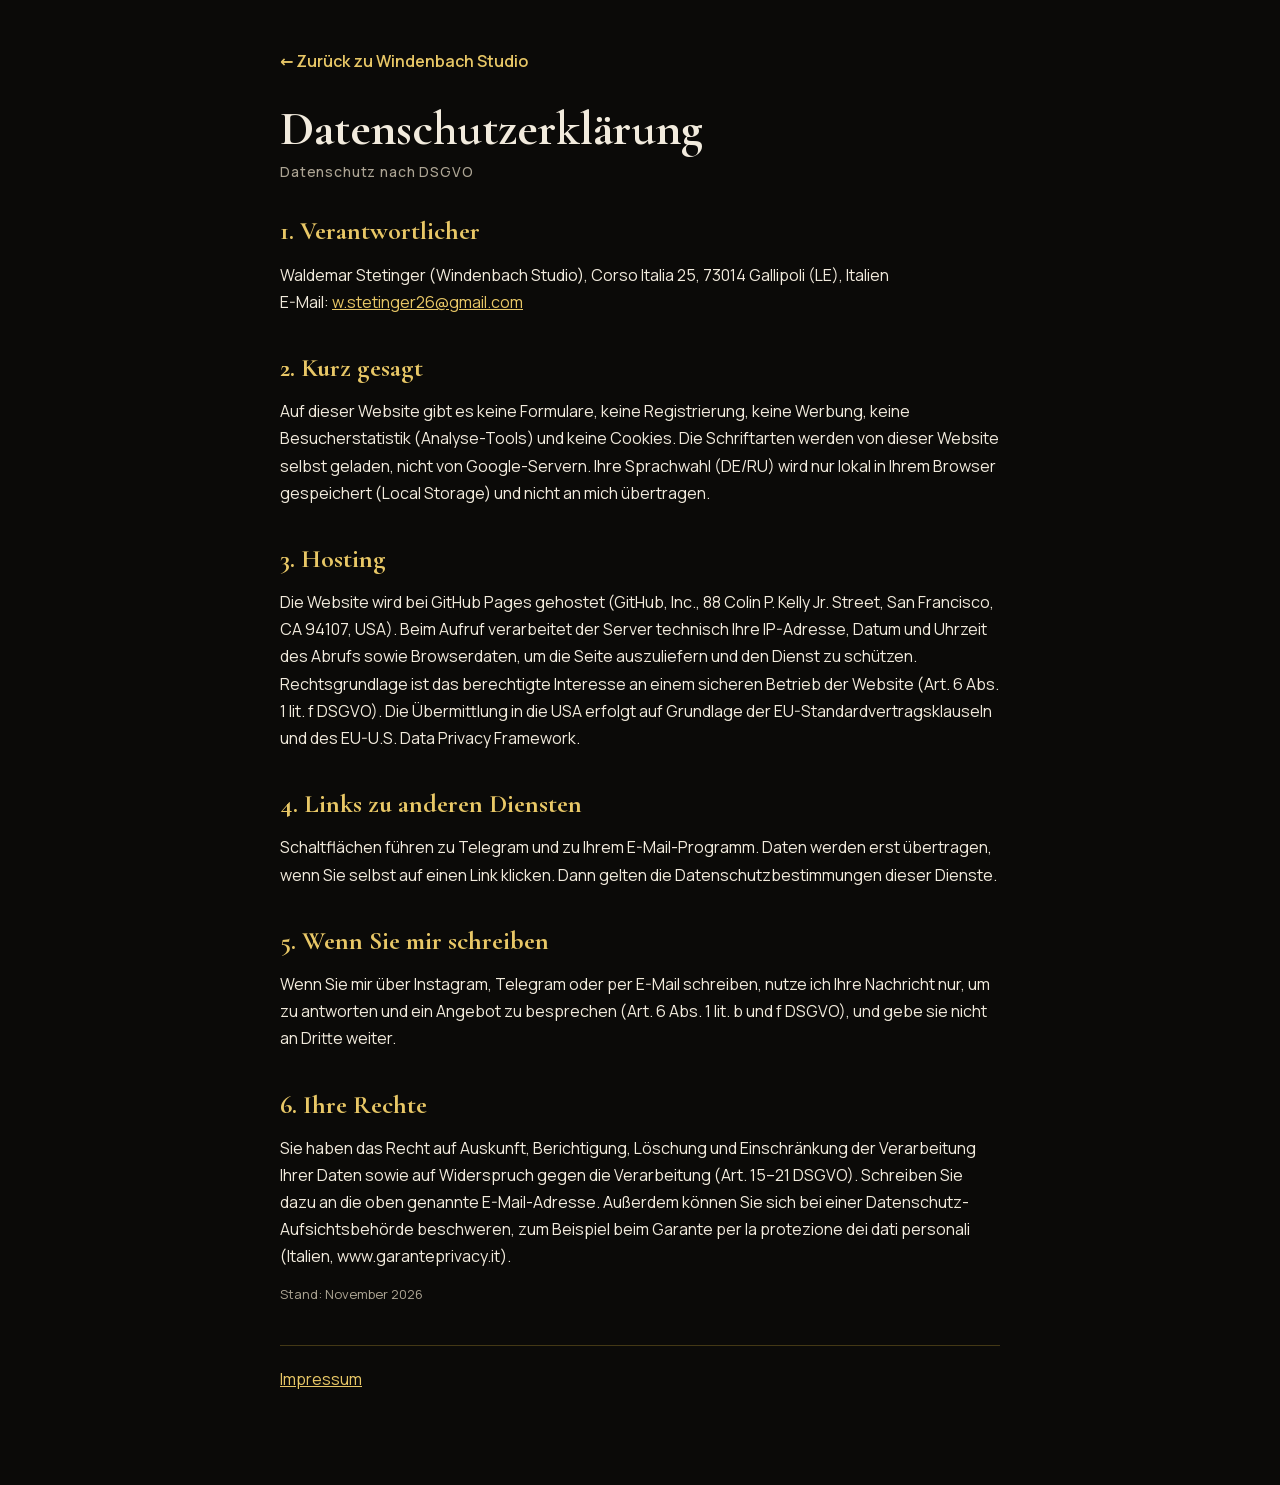
<file: datenschutz.html>
<!doctype html>
<html lang="de">
<head>
<meta charset="utf-8">
<meta name="viewport" content="width=device-width, initial-scale=1">
<title>Datenschutz — Windenbach Studio</title>
<link rel="icon" href="img/favicon-32.png" sizes="32x32">
<link rel="stylesheet" href="fonts/fonts.css">
<link rel="stylesheet" href="legal.css">
</head>
<body>
<main class="legal">
  <a class="back" href="./">← Zurück zu Windenbach Studio</a>
  <h1>Datenschutzerklärung <small>Datenschutz nach DSGVO</small></h1>
  <h2>1. Verantwortlicher</h2>
  <p>Waldemar Stetinger (Windenbach Studio), Corso Italia 25, 73014 Gallipoli (LE), Italien<br>E-Mail: <a href="mailto:w.stetinger26@gmail.com">w.stetinger26@gmail.com</a></p>
  <h2>2. Kurz gesagt</h2>
  <p>Auf dieser Website gibt es keine Formulare, keine Registrierung, keine Werbung, keine Besucherstatistik (Analyse-Tools) und keine Cookies. Die Schriftarten werden von dieser Website selbst geladen, nicht von Google-Servern. Ihre Sprachwahl (DE/RU) wird nur lokal in Ihrem Browser gespeichert (Local Storage) und nicht an mich übertragen.</p>
  <h2>3. Hosting</h2>
  <p>Die Website wird bei GitHub Pages gehostet (GitHub, Inc., 88 Colin P. Kelly Jr. Street, San Francisco, CA 94107, USA). Beim Aufruf verarbeitet der Server technisch Ihre IP-Adresse, Datum und Uhrzeit des Abrufs sowie Browserdaten, um die Seite auszuliefern und den Dienst zu schützen. Rechtsgrundlage ist das berechtigte Interesse an einem sicheren Betrieb der Website (Art. 6 Abs. 1 lit. f DSGVO). Die Übermittlung in die USA erfolgt auf Grundlage der EU-Standardvertragsklauseln und des EU-U.S. Data Privacy Framework.</p>
  <h2>4. Links zu anderen Diensten</h2>
  <p>Schaltflächen führen zu Telegram und zu Ihrem E-Mail-Programm. Daten werden erst übertragen, wenn Sie selbst auf einen Link klicken. Dann gelten die Datenschutzbestimmungen dieser Dienste.</p>
  <h2>5. Wenn Sie mir schreiben</h2>
  <p>Wenn Sie mir über Instagram, Telegram oder per E-Mail schreiben, nutze ich Ihre Nachricht nur, um zu antworten und ein Angebot zu besprechen (Art. 6 Abs. 1 lit. b und f DSGVO), und gebe sie nicht an Dritte weiter.</p>
  <h2>6. Ihre Rechte</h2>
  <p>Sie haben das Recht auf Auskunft, Berichtigung, Löschung und Einschränkung der Verarbeitung Ihrer Daten sowie auf Widerspruch gegen die Verarbeitung (Art. 15–21 DSGVO). Schreiben Sie dazu an die oben genannte E-Mail-Adresse. Außerdem können Sie sich bei einer Datenschutz-Aufsichtsbehörde beschweren, zum Beispiel beim Garante per la protezione dei dati personali (Italien, www.garanteprivacy.it).</p>
  <p class="note">Stand: November 2026</p>
  <p class="foot"><a href="impressum.html">Impressum</a></p>
</main>
</body>
</html>
</file>
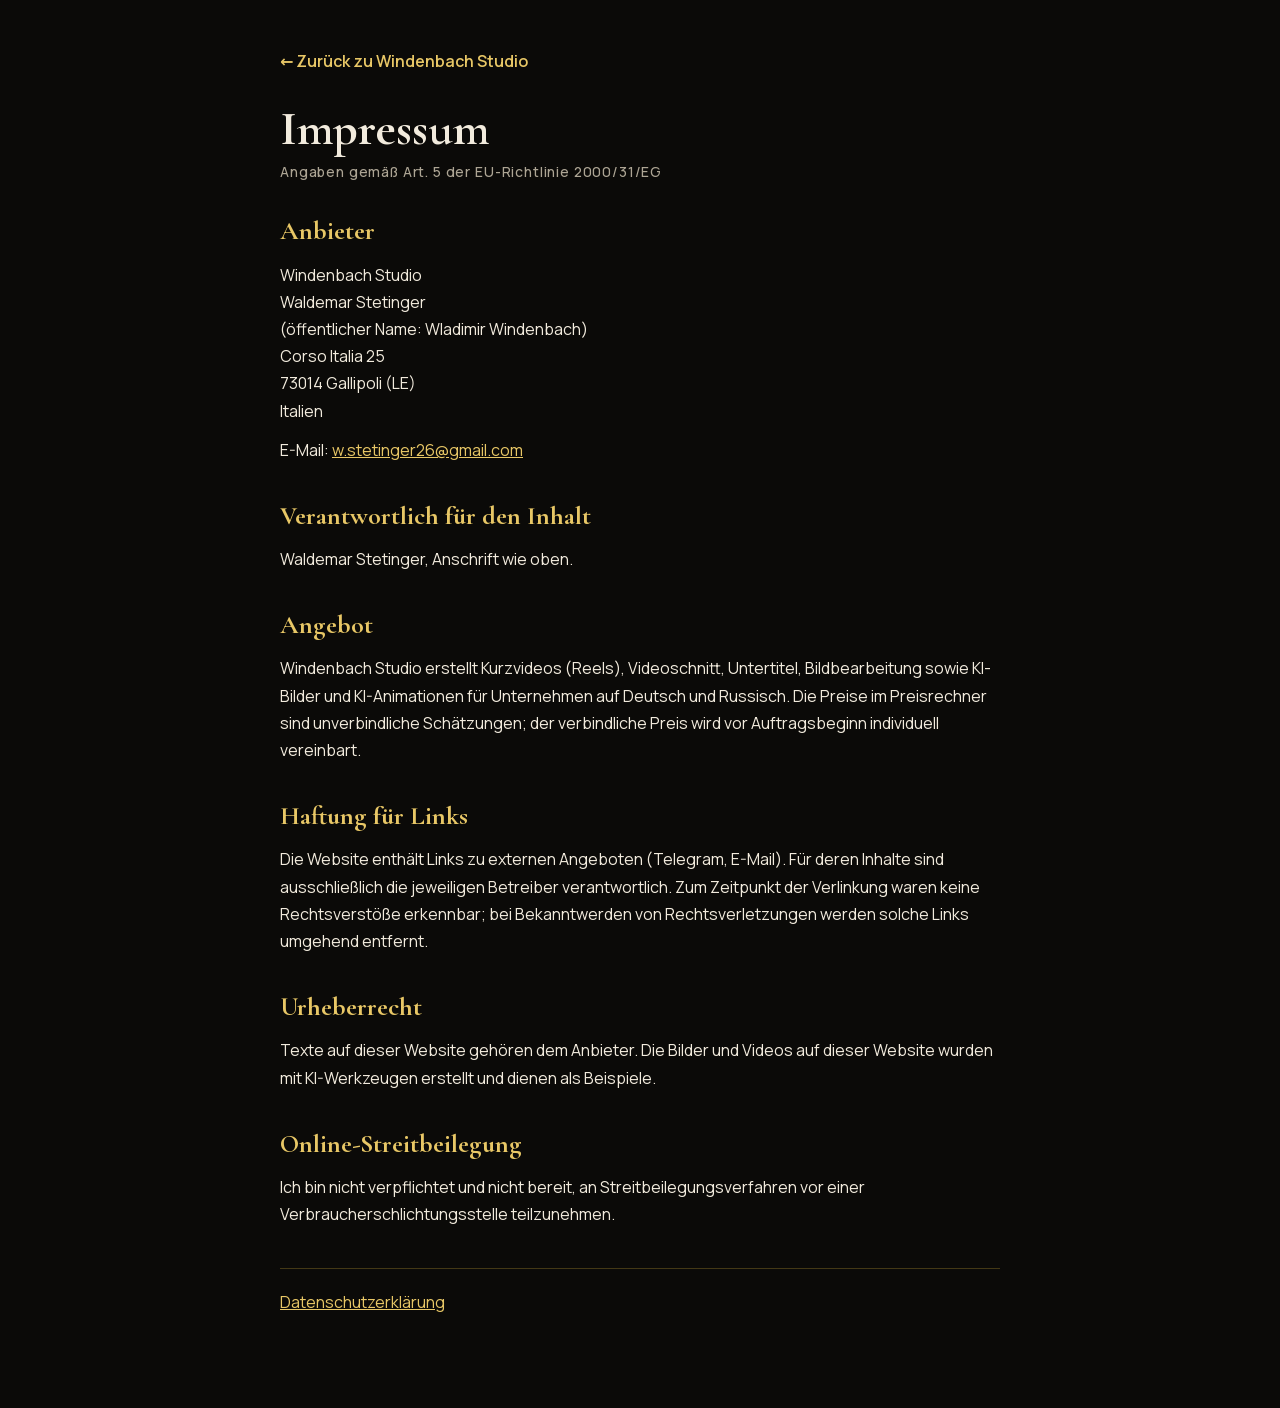
<file: impressum.html>
<!doctype html>
<html lang="de">
<head>
<meta charset="utf-8">
<meta name="viewport" content="width=device-width, initial-scale=1">
<title>Impressum — Windenbach Studio</title>
<link rel="icon" href="img/favicon-32.png" sizes="32x32">
<link rel="stylesheet" href="fonts/fonts.css">
<link rel="stylesheet" href="legal.css">
</head>
<body>
<main class="legal">
  <a class="back" href="./">← Zurück zu Windenbach Studio</a>
  <h1>Impressum <small>Angaben gemäß Art. 5 der EU-Richtlinie 2000/31/EG</small></h1>
  <h2>Anbieter</h2>
  <p>Windenbach Studio<br>Waldemar Stetinger<br>(öffentlicher Name: Wladimir Windenbach)<br>Corso Italia 25<br>73014 Gallipoli (LE)<br>Italien</p>
  <p>E-Mail: <a href="mailto:w.stetinger26@gmail.com">w.stetinger26@gmail.com</a></p>
  <h2>Verantwortlich für den Inhalt</h2>
  <p>Waldemar Stetinger, Anschrift wie oben.</p>
  <h2>Angebot</h2>
  <p>Windenbach Studio erstellt Kurzvideos (Reels), Videoschnitt, Untertitel, Bildbearbeitung sowie KI-Bilder und KI-Animationen für Unternehmen auf Deutsch und Russisch. Die Preise im Preisrechner sind unverbindliche Schätzungen; der verbindliche Preis wird vor Auftragsbeginn individuell vereinbart.</p>
  <h2>Haftung für Links</h2>
  <p>Die Website enthält Links zu externen Angeboten (Telegram, E-Mail). Für deren Inhalte sind ausschließlich die jeweiligen Betreiber verantwortlich. Zum Zeitpunkt der Verlinkung waren keine Rechtsverstöße erkennbar; bei Bekanntwerden von Rechtsverletzungen werden solche Links umgehend entfernt.</p>
  <h2>Urheberrecht</h2>
  <p>Texte auf dieser Website gehören dem Anbieter. Die Bilder und Videos auf dieser Website wurden mit KI-Werkzeugen erstellt und dienen als Beispiele.</p>
  <h2>Online-Streitbeilegung</h2>
  <p>Ich bin nicht verpflichtet und nicht bereit, an Streitbeilegungsverfahren vor einer Verbraucherschlichtungsstelle teilzunehmen.</p>
  <p class="foot"><a href="datenschutz.html">Datenschutzerklärung</a></p>
</main>
</body>
</html>
</file>
<file: fonts/fonts.css>
/* cyrillic */
@font-face {
  font-family: 'Cormorant Garamond';
  font-style: normal;
  font-weight: 500;
  font-display: swap;
  src: url(CormorantGaramond-500-cyrillic.woff2) format('woff2');
  unicode-range: U+0301, U+0400-045F, U+0490-0491, U+04B0-04B1, U+2116;
}
/* latin-ext */
@font-face {
  font-family: 'Cormorant Garamond';
  font-style: normal;
  font-weight: 500;
  font-display: swap;
  src: url(CormorantGaramond-500-latin-ext.woff2) format('woff2');
  unicode-range: U+0100-02BA, U+02BD-02C5, U+02C7-02CC, U+02CE-02D7, U+02DD-02FF, U+0304, U+0308, U+0329, U+1D00-1DBF, U+1E00-1E9F, U+1EF2-1EFF, U+2020, U+20A0-20AB, U+20AD-20C4, U+2113, U+2C60-2C7F, U+A720-A7FF;
}
/* latin */
@font-face {
  font-family: 'Cormorant Garamond';
  font-style: normal;
  font-weight: 500;
  font-display: swap;
  src: url(CormorantGaramond-500-latin.woff2) format('woff2');
  unicode-range: U+0000-00FF, U+0131, U+0152-0153, U+02BB-02BC, U+02C6, U+02DA, U+02DC, U+0304, U+0308, U+0329, U+2000-206F, U+20AC, U+2122, U+2191, U+2193, U+2212, U+2215, U+FEFF, U+FFFD;
}
/* cyrillic */
@font-face {
  font-family: 'Cormorant Garamond';
  font-style: normal;
  font-weight: 600;
  font-display: swap;
  src: url(CormorantGaramond-600-cyrillic.woff2) format('woff2');
  unicode-range: U+0301, U+0400-045F, U+0490-0491, U+04B0-04B1, U+2116;
}
/* latin-ext */
@font-face {
  font-family: 'Cormorant Garamond';
  font-style: normal;
  font-weight: 600;
  font-display: swap;
  src: url(CormorantGaramond-600-latin-ext.woff2) format('woff2');
  unicode-range: U+0100-02BA, U+02BD-02C5, U+02C7-02CC, U+02CE-02D7, U+02DD-02FF, U+0304, U+0308, U+0329, U+1D00-1DBF, U+1E00-1E9F, U+1EF2-1EFF, U+2020, U+20A0-20AB, U+20AD-20C4, U+2113, U+2C60-2C7F, U+A720-A7FF;
}
/* latin */
@font-face {
  font-family: 'Cormorant Garamond';
  font-style: normal;
  font-weight: 600;
  font-display: swap;
  src: url(CormorantGaramond-600-latin.woff2) format('woff2');
  unicode-range: U+0000-00FF, U+0131, U+0152-0153, U+02BB-02BC, U+02C6, U+02DA, U+02DC, U+0304, U+0308, U+0329, U+2000-206F, U+20AC, U+2122, U+2191, U+2193, U+2212, U+2215, U+FEFF, U+FFFD;
}
/* cyrillic */
@font-face {
  font-family: 'Cormorant Garamond';
  font-style: normal;
  font-weight: 700;
  font-display: swap;
  src: url(CormorantGaramond-700-cyrillic.woff2) format('woff2');
  unicode-range: U+0301, U+0400-045F, U+0490-0491, U+04B0-04B1, U+2116;
}
/* latin-ext */
@font-face {
  font-family: 'Cormorant Garamond';
  font-style: normal;
  font-weight: 700;
  font-display: swap;
  src: url(CormorantGaramond-700-latin-ext.woff2) format('woff2');
  unicode-range: U+0100-02BA, U+02BD-02C5, U+02C7-02CC, U+02CE-02D7, U+02DD-02FF, U+0304, U+0308, U+0329, U+1D00-1DBF, U+1E00-1E9F, U+1EF2-1EFF, U+2020, U+20A0-20AB, U+20AD-20C4, U+2113, U+2C60-2C7F, U+A720-A7FF;
}
/* latin */
@font-face {
  font-family: 'Cormorant Garamond';
  font-style: normal;
  font-weight: 700;
  font-display: swap;
  src: url(CormorantGaramond-700-latin.woff2) format('woff2');
  unicode-range: U+0000-00FF, U+0131, U+0152-0153, U+02BB-02BC, U+02C6, U+02DA, U+02DC, U+0304, U+0308, U+0329, U+2000-206F, U+20AC, U+2122, U+2191, U+2193, U+2212, U+2215, U+FEFF, U+FFFD;
}
/* cyrillic */
@font-face {
  font-family: 'Manrope';
  font-style: normal;
  font-weight: 400;
  font-display: swap;
  src: url(Manrope-400-cyrillic.woff2) format('woff2');
  unicode-range: U+0301, U+0400-045F, U+0490-0491, U+04B0-04B1, U+2116;
}
/* latin-ext */
@font-face {
  font-family: 'Manrope';
  font-style: normal;
  font-weight: 400;
  font-display: swap;
  src: url(Manrope-400-latin-ext.woff2) format('woff2');
  unicode-range: U+0100-02BA, U+02BD-02C5, U+02C7-02CC, U+02CE-02D7, U+02DD-02FF, U+0304, U+0308, U+0329, U+1D00-1DBF, U+1E00-1E9F, U+1EF2-1EFF, U+2020, U+20A0-20AB, U+20AD-20C4, U+2113, U+2C60-2C7F, U+A720-A7FF;
}
/* latin */
@font-face {
  font-family: 'Manrope';
  font-style: normal;
  font-weight: 400;
  font-display: swap;
  src: url(Manrope-400-latin.woff2) format('woff2');
  unicode-range: U+0000-00FF, U+0131, U+0152-0153, U+02BB-02BC, U+02C6, U+02DA, U+02DC, U+0304, U+0308, U+0329, U+2000-206F, U+20AC, U+2122, U+2191, U+2193, U+2212, U+2215, U+FEFF, U+FFFD;
}
/* cyrillic */
@font-face {
  font-family: 'Manrope';
  font-style: normal;
  font-weight: 500;
  font-display: swap;
  src: url(Manrope-500-cyrillic.woff2) format('woff2');
  unicode-range: U+0301, U+0400-045F, U+0490-0491, U+04B0-04B1, U+2116;
}
/* latin-ext */
@font-face {
  font-family: 'Manrope';
  font-style: normal;
  font-weight: 500;
  font-display: swap;
  src: url(Manrope-500-latin-ext.woff2) format('woff2');
  unicode-range: U+0100-02BA, U+02BD-02C5, U+02C7-02CC, U+02CE-02D7, U+02DD-02FF, U+0304, U+0308, U+0329, U+1D00-1DBF, U+1E00-1E9F, U+1EF2-1EFF, U+2020, U+20A0-20AB, U+20AD-20C4, U+2113, U+2C60-2C7F, U+A720-A7FF;
}
/* latin */
@font-face {
  font-family: 'Manrope';
  font-style: normal;
  font-weight: 500;
  font-display: swap;
  src: url(Manrope-500-latin.woff2) format('woff2');
  unicode-range: U+0000-00FF, U+0131, U+0152-0153, U+02BB-02BC, U+02C6, U+02DA, U+02DC, U+0304, U+0308, U+0329, U+2000-206F, U+20AC, U+2122, U+2191, U+2193, U+2212, U+2215, U+FEFF, U+FFFD;
}
/* cyrillic */
@font-face {
  font-family: 'Manrope';
  font-style: normal;
  font-weight: 600;
  font-display: swap;
  src: url(Manrope-600-cyrillic.woff2) format('woff2');
  unicode-range: U+0301, U+0400-045F, U+0490-0491, U+04B0-04B1, U+2116;
}
/* latin-ext */
@font-face {
  font-family: 'Manrope';
  font-style: normal;
  font-weight: 600;
  font-display: swap;
  src: url(Manrope-600-latin-ext.woff2) format('woff2');
  unicode-range: U+0100-02BA, U+02BD-02C5, U+02C7-02CC, U+02CE-02D7, U+02DD-02FF, U+0304, U+0308, U+0329, U+1D00-1DBF, U+1E00-1E9F, U+1EF2-1EFF, U+2020, U+20A0-20AB, U+20AD-20C4, U+2113, U+2C60-2C7F, U+A720-A7FF;
}
/* latin */
@font-face {
  font-family: 'Manrope';
  font-style: normal;
  font-weight: 600;
  font-display: swap;
  src: url(Manrope-600-latin.woff2) format('woff2');
  unicode-range: U+0000-00FF, U+0131, U+0152-0153, U+02BB-02BC, U+02C6, U+02DA, U+02DC, U+0304, U+0308, U+0329, U+2000-206F, U+20AC, U+2122, U+2191, U+2193, U+2212, U+2215, U+FEFF, U+FFFD;
}
/* cyrillic */
@font-face {
  font-family: 'Manrope';
  font-style: normal;
  font-weight: 700;
  font-display: swap;
  src: url(Manrope-700-cyrillic.woff2) format('woff2');
  unicode-range: U+0301, U+0400-045F, U+0490-0491, U+04B0-04B1, U+2116;
}
/* latin-ext */
@font-face {
  font-family: 'Manrope';
  font-style: normal;
  font-weight: 700;
  font-display: swap;
  src: url(Manrope-700-latin-ext.woff2) format('woff2');
  unicode-range: U+0100-02BA, U+02BD-02C5, U+02C7-02CC, U+02CE-02D7, U+02DD-02FF, U+0304, U+0308, U+0329, U+1D00-1DBF, U+1E00-1E9F, U+1EF2-1EFF, U+2020, U+20A0-20AB, U+20AD-20C4, U+2113, U+2C60-2C7F, U+A720-A7FF;
}
/* latin */
@font-face {
  font-family: 'Manrope';
  font-style: normal;
  font-weight: 700;
  font-display: swap;
  src: url(Manrope-700-latin.woff2) format('woff2');
  unicode-range: U+0000-00FF, U+0131, U+0152-0153, U+02BB-02BC, U+02C6, U+02DA, U+02DC, U+0304, U+0308, U+0329, U+2000-206F, U+20AC, U+2122, U+2191, U+2193, U+2212, U+2215, U+FEFF, U+FFFD;
}
</file>
<file: legal.css>
:root{--bg:#0B0A08;--text:#F2EBDD;--muted:#ADA594;--gold:#E8C766;--line:rgba(212,175,55,.28)}
*{box-sizing:border-box;margin:0;padding:0}
body{background:var(--bg);color:var(--text);font-family:Manrope,system-ui,sans-serif;font-size:16px;line-height:1.7}
.legal{max-width:760px;margin:0 auto;padding:48px 20px 80px}
.back{display:inline-block;color:var(--gold);text-decoration:none;font-weight:600;margin-bottom:28px}
h1{font-family:"Cormorant Garamond",Georgia,serif;font-size:clamp(34px,6vw,48px);line-height:1.1;margin-bottom:28px}
h1 small{display:block;font-family:Manrope,sans-serif;font-size:14px;color:var(--muted);letter-spacing:.06em;margin-top:8px;font-weight:500}
h2{font-family:"Cormorant Garamond",Georgia,serif;font-size:26px;margin:30px 0 8px;color:var(--gold)}
p{margin-bottom:12px;color:var(--text)}
a{color:var(--gold)}
.note{font-size:13px;color:var(--muted)}
.foot{margin-top:40px;padding-top:20px;border-top:1px solid var(--line)}
.langs{font-size:13px;color:var(--muted);margin:-14px 0 22px;letter-spacing:.06em}.langs b{color:var(--gold)}.langs a{text-decoration:none}
</file>
